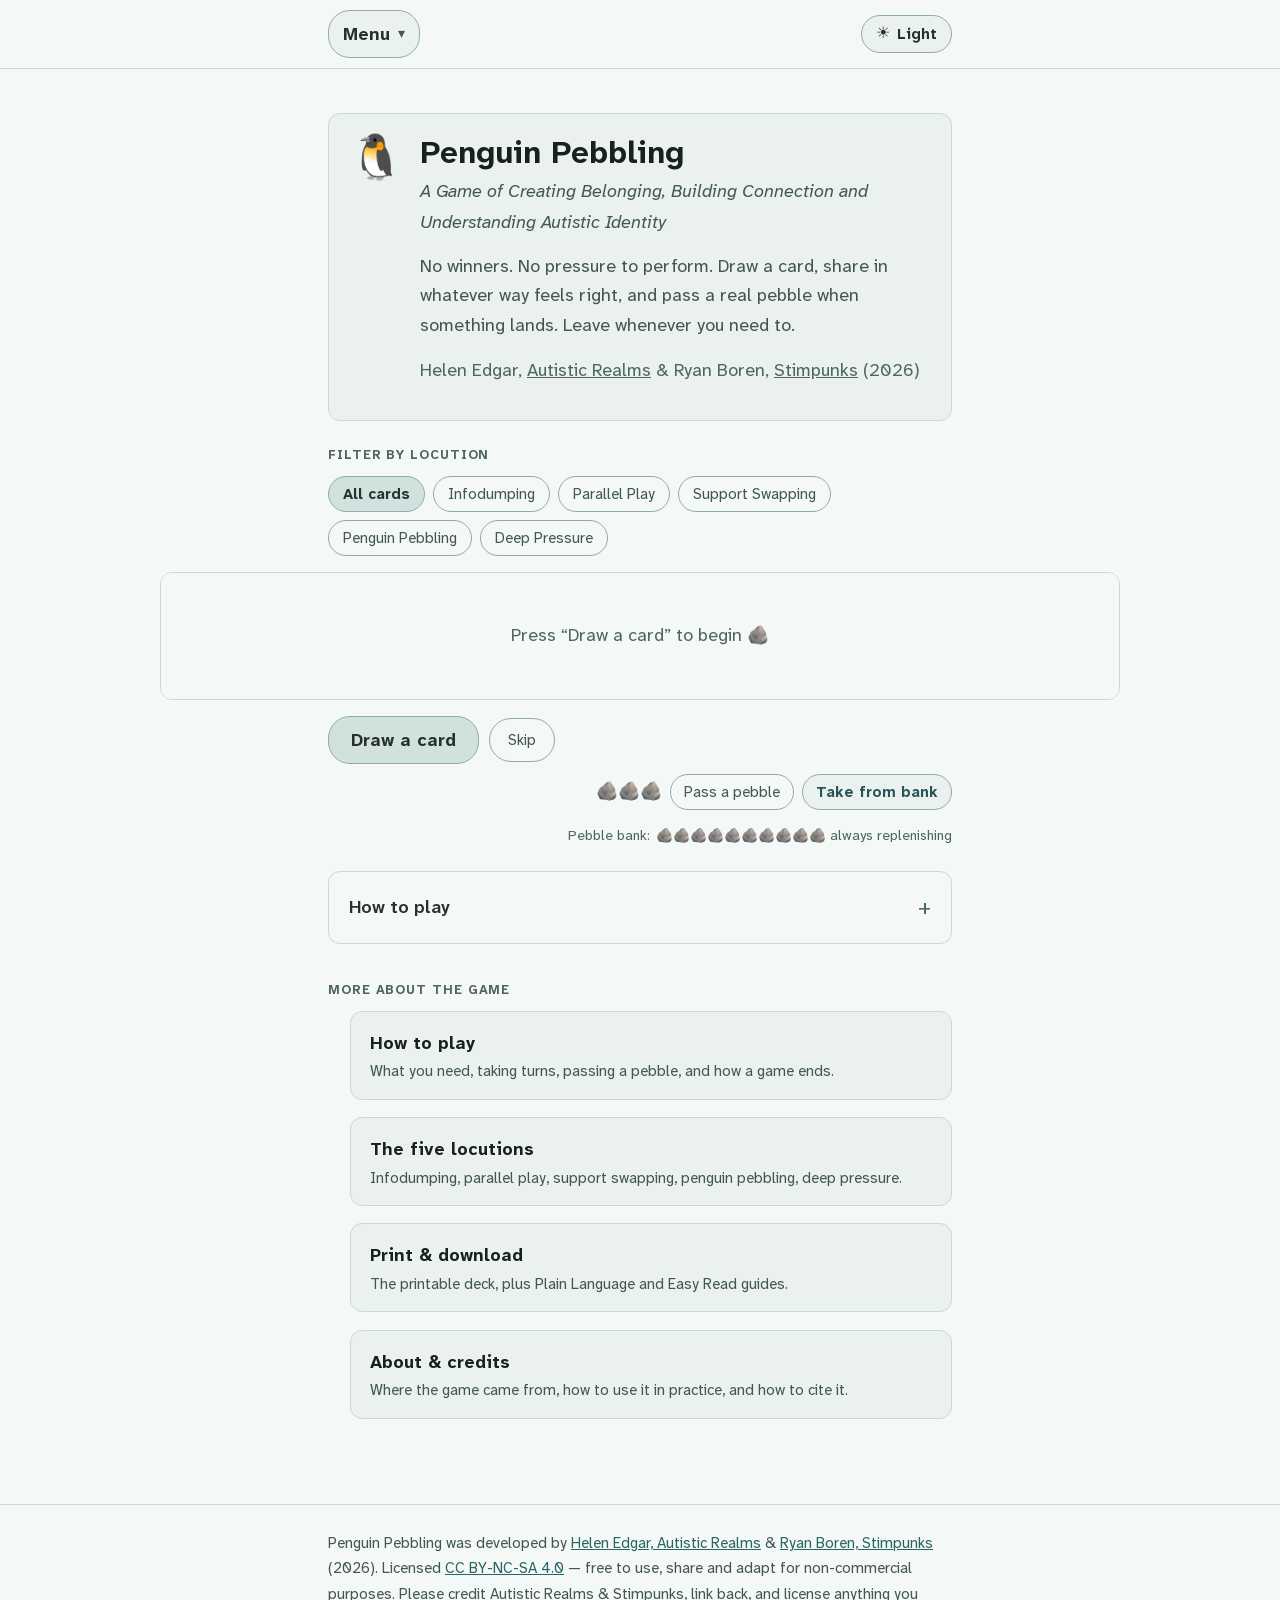
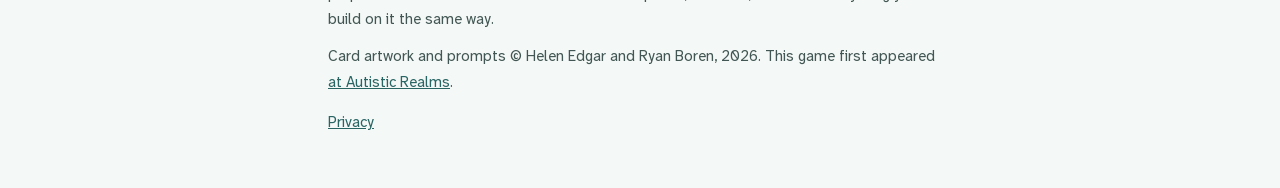
<file: index.html>
<!doctype html>
<html lang="en-GB">
<head>
<meta charset="utf-8">
<meta name="viewport" content="width=device-width, initial-scale=1">
<title>Penguin Pebbling — A Game of Creating Belonging, Building Connection and Understanding Autistic Identity</title>
<meta name="description" content="A neuro-affirming card game built around the Five Autistic Love Locutions. Draw a card, share in whatever way feels right, pass a pebble. No winners, no wrong way to play.">
<meta name="author" content="Helen Edgar, Autistic Realms &amp; Ryan Boren, Stimpunks">
<link rel="canonical" href="https://penguinpebbling.app/">
<link rel="alternate" type="application/rss+xml" title="Penguin Pebbling changelog" href="feed.xml">
<link rel="preload" href="fonts/atkinson-hyperlegible-next-roman-latin.woff2" as="font" type="font/woff2" crossorigin>
<script src="theme.js"></script>
<link rel="stylesheet" href="penguin-pebbling.css">
<link rel="icon" href="favicon.svg" type="image/svg+xml">
<link rel="apple-touch-icon" href="apple-touch-icon.png">
<link rel="manifest" href="site.webmanifest">
<meta name="theme-color" content="#eaf1ef" media="(prefers-color-scheme: light)">
<meta name="theme-color" content="#141a19" media="(prefers-color-scheme: dark)">

<meta property="og:type" content="website">
<meta property="og:site_name" content="Penguin Pebbling">
<meta property="og:title" content="Penguin Pebbling — A Game of Creating Belonging, Building Connection and Understanding Autistic Identity">
<meta property="og:description" content="A neuro-affirming card game built around the Five Autistic Love Locutions. Draw a card, share in whatever way feels right, pass a pebble. No winners, no wrong way to play.">
<meta property="og:url" content="https://penguinpebbling.app/">
<meta property="og:image" content="https://penguinpebbling.app/og-image.png">
<meta property="og:image:width" content="1200">
<meta property="og:image:height" content="630">
<meta property="og:image:alt" content="A card from the Penguin Pebbling game. On the cream half, a stack of three pebbles above the word Infodumping and the prompt “What brings you joy right now? Share as much or as little as you like.” On the mauve half, a penguin daydreaming a star, a moon and a planet.">
<meta name="twitter:card" content="summary_large_image">
<script type="application/ld+json">
{
  "@context": "https://schema.org",
  "@type": "Game",
  "name": "Penguin Pebbling: A Game of Creating Belonging, Building Connection and Understanding Autistic Identity",
  "url": "https://penguinpebbling.app/",
  "author": [
    { "@type": "Person", "name": "Helen Edgar", "affiliation": "Autistic Realms", "url": "https://autisticrealms.com" },
    { "@type": "Person", "name": "Ryan Boren", "affiliation": "Stimpunks Foundation", "url": "https://stimpunks.org" }
  ],
  "datePublished": "2026-05-23",
  "inLanguage": "en-GB",
  "license": "https://creativecommons.org/licenses/by-nc-sa/4.0/",
  "isAccessibleForFree": true
}
</script>
</head>
<body>

<a class="skip-link" href="#game">Skip to the game</a>

  <!-- shell:nav — one copy lives in index.html; tools/sync-shell.py stamps the rest -->
  <div class="topbar">
    <div class="wrap topbar-inner">
      <details class="sitenav">
        <summary>Menu</summary>
        <ul>
          <li><a href="index.html" aria-current="page">Play the game</a></li>
          <li><a href="how-to-play.html">How to play</a></li>
          <li><a href="locutions.html">The five locutions</a></li>
          <li><a href="print.html">Print &amp; download</a></li>
          <li><a href="about.html">About &amp; credits</a></li>
          <li><a href="changelog.html">Changelog</a></li>
        </ul>
      </details>
      <button id="theme-toggle" type="button" class="theme-toggle" hidden aria-pressed="false">
        <span class="theme-icon" aria-hidden="true">☀</span><span class="theme-text">Light</span>
      </button>
    </div>
  </div>
  <!-- /shell:nav -->

<div class="wrap">

  <main id="main" class="prose">

    <section id="game" aria-labelledby="game-title">

      <div class="game-header">
        <div class="penguin-glyph" aria-hidden="true">🐧</div>
        <div>
          <h1 class="game-title" id="game-title">Penguin Pebbling</h1>
          <p class="game-tagline">A Game of Creating Belonging, Building Connection and Understanding Autistic Identity</p>
          <p class="game-intro">No winners. No pressure to perform. Draw a card, share in whatever way
            feels right, and pass a real pebble when something lands. Leave whenever you need to.</p>
          <p class="game-byline">Helen Edgar, <a href="https://autisticrealms.com">Autistic Realms</a>
            &amp; Ryan Boren, <a href="https://stimpunks.org">Stimpunks</a> (2026)</p>
        </div>
      </div>

      <div class="section-label" id="filter-label">Filter by locution</div>
      <div class="filter-row" role="group" aria-labelledby="filter-label"></div>

      <div class="card-area" id="card-area" role="region" aria-live="polite" aria-label="Drawn card">
        <div class="card-empty">Press “Draw a card” to begin 🪨</div>
      </div>

      <div class="controls">
        <button type="button" class="btn-main" id="btn-draw">Draw a card</button>
        <button type="button" class="btn-skip" id="btn-skip">Skip</button>
        <div class="pebble-row">
          <span id="pebbles-display" role="status">🪨🪨🪨</span>
          <button type="button" class="btn-pass" id="btn-pass">Pass a pebble</button>
          <button type="button" class="btn-take" id="btn-take">Take from bank</button>
          <div class="pebble-bank">
            <span class="pebble-bank-label">Pebble bank:</span>
            <span id="bank-display">🪨🪨🪨🪨🪨🪨🪨🪨🪨🪨</span>
          </div>
        </div>
      </div>

      <div class="rules-block">
        <details>
          <summary>How to play</summary>
          <div class="rule"><strong>What you need:</strong> A handful of smooth real pebbles or other small
            objects — enough for everyone to start with 3. Put extra pebbles in the middle as the shared
            pebble bank. The cards. That’s it.</div>
          <div class="rule"><strong>To begin:</strong> Everyone takes 3 pebbles and holds them. Feel the
            weight. Notice the texture. They are yours — to keep, pass, or just hold throughout. Place
            remaining pebbles in the centre as your shared pebble bank.</div>
          <div class="rule"><strong>Taking turns:</strong> Draw a card and read it aloud — or ask someone
            else to read it for you. Then choose: speak, write, draw, use AAC, signing, gesture — whatever
            feels right. You can always pass. No explanation needed.</div>
          <div class="rule"><strong>Passing a pebble:</strong> When something someone shares lands with you
            — when you feel heard, or recognise something, or want to say I’m glad you’re here — pass one
            of your real pebbles to them. If you want to pass but don’t have one, take from the pebble
            bank. No words needed. The pebble holds the meaning.</div>
          <div class="rule"><strong>Pebbles keep moving:</strong> There is no limit to how many pebbles you
            can give or receive. The pebble bank means no one is ever without a way to show they care.</div>
          <div class="rule"><strong>Ending the game:</strong> No words needed — simply set your pebbles
            down, or agree a group signal before you begin. The game ends when everyone feels complete and
            finished for now.</div>
        </details>
      </div>

      <noscript>
        <p><strong>The interactive game needs JavaScript.</strong> Every prompt is also on the printable
          card deck, and the <a href="print.html">Plain Language and Easy Read guides</a> need nothing
          but a PDF reader.</p>
      </noscript>

    </section>

    <nav class="more" aria-labelledby="more-label">
      <div class="section-label" id="more-label">More about the game</div>
      <ul>
        <li><a href="how-to-play.html"><strong>How to play</strong><span>What you need, taking turns, passing a pebble, and how a game ends.</span></a></li>
        <li><a href="locutions.html"><strong>The five locutions</strong><span>Infodumping, parallel play, support swapping, penguin pebbling, deep pressure.</span></a></li>
        <li><a href="print.html"><strong>Print &amp; download</strong><span>The printable deck, plus Plain Language and Easy Read guides.</span></a></li>
        <li><a href="about.html"><strong>About &amp; credits</strong><span>Where the game came from, how to use it in practice, and how to cite it.</span></a></li>
      </ul>
    </nav>

  </main>

</div>

  <!-- shell:footer -->
  <footer class="sitefoot">
    <div class="wrap">
      <p>Penguin Pebbling was developed by <a href="https://autisticrealms.com">Helen Edgar, Autistic Realms</a>
        &amp; <a href="https://stimpunks.org">Ryan Boren, Stimpunks</a> (2026). Licensed
        <a href="https://creativecommons.org/licenses/by-nc-sa/4.0/">CC BY-NC-SA 4.0</a> — free to use, share and adapt for non-commercial
        purposes. Please credit Autistic Realms &amp; Stimpunks, link back, and license anything
        you build on it the same way.</p>
      <p>Card artwork and prompts © Helen Edgar and Ryan Boren, 2026. This game first appeared
        <a href="https://autisticrealms.com/penguin-pebbling-a-game-of-creating-belonging-building-connection-and-understanding-autistic-identity/">at Autistic Realms</a>.</p>
      <p class="footlinks"><a href="privacy.html">Privacy</a></p>
    </div>
  </footer>
  <!-- /shell:footer -->

<script src="penguin-pebbling.js"></script>
</body>
</html>
</file>
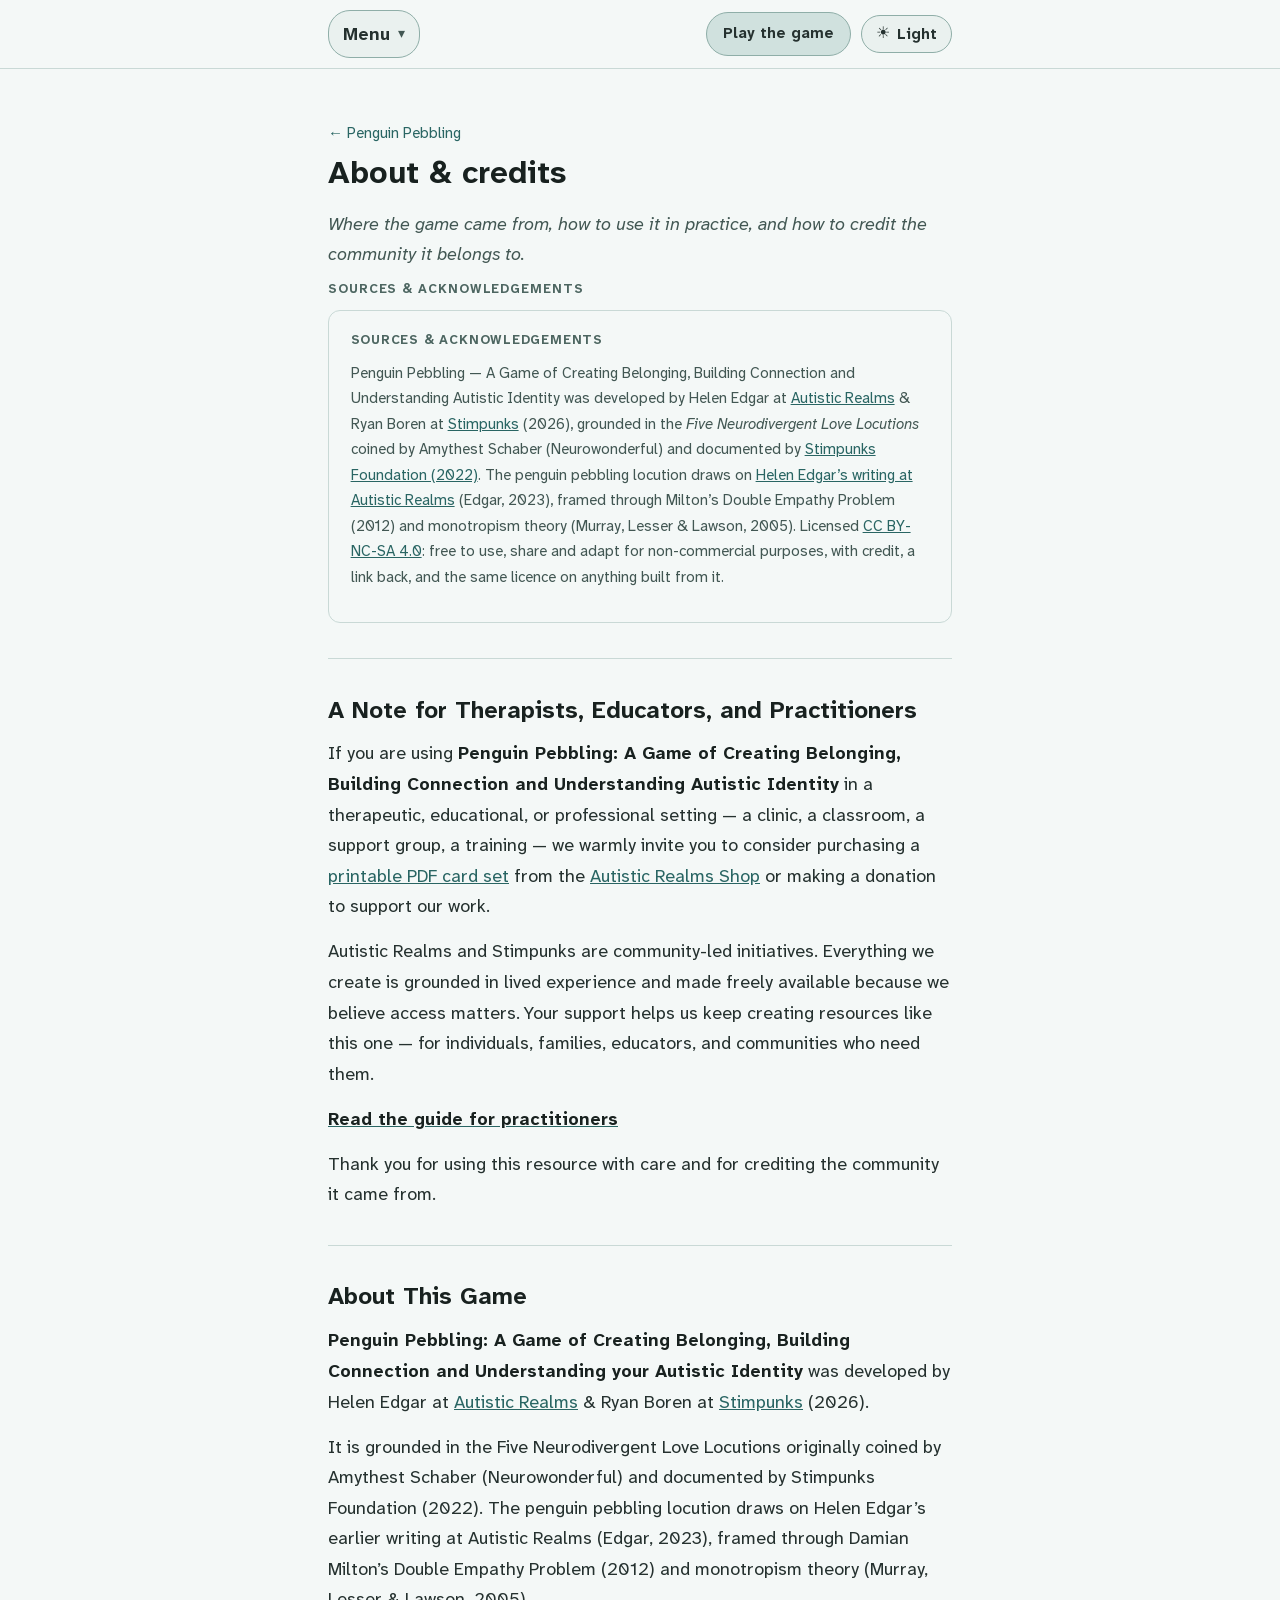
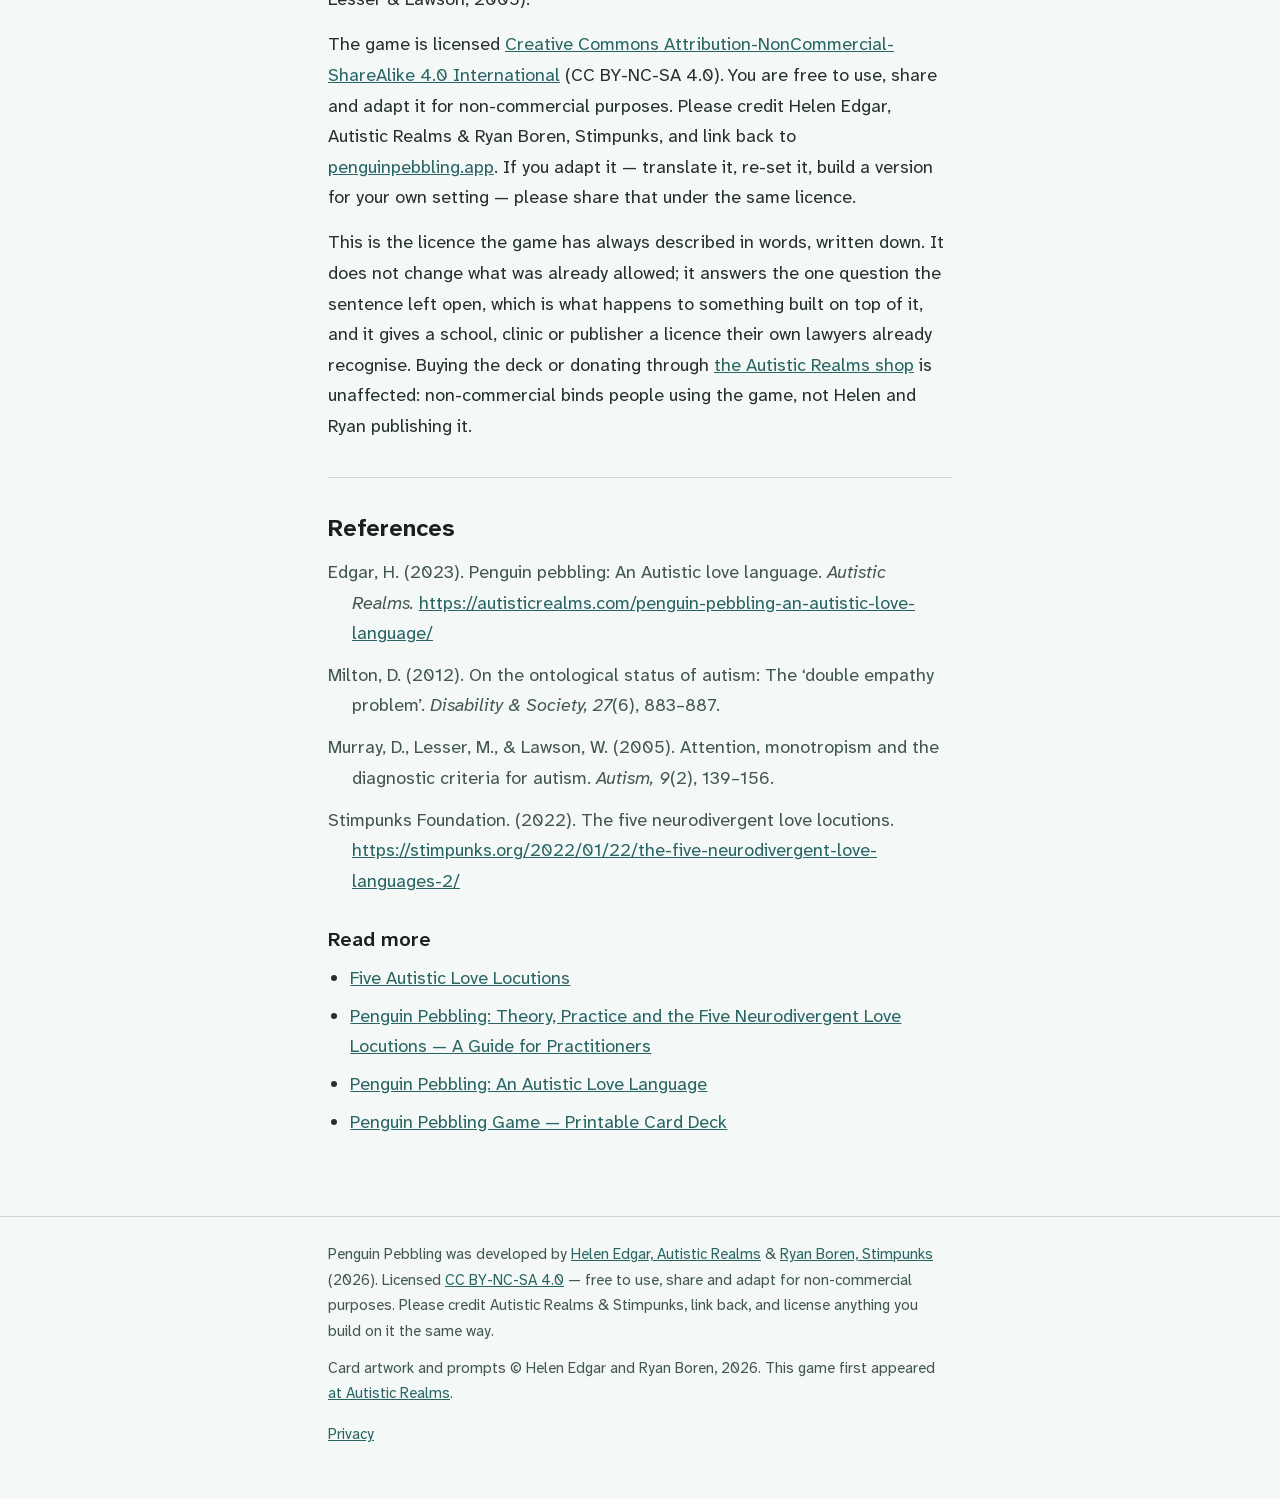
<file: about.html>
<!doctype html>
<html lang="en-GB">
<head>
<meta charset="utf-8">
<meta name="viewport" content="width=device-width, initial-scale=1">
<title>About &amp; credits — Penguin Pebbling</title>
<meta name="description" content="Where Penguin Pebbling came from, a note for therapists and educators, the licence, and how to cite it.">
<meta name="author" content="Helen Edgar, Autistic Realms &amp; Ryan Boren, Stimpunks">
<link rel="canonical" href="https://penguinpebbling.app/about">
<link rel="alternate" type="application/rss+xml" title="Penguin Pebbling changelog" href="feed.xml">
<script src="theme.js"></script>
<link rel="stylesheet" href="penguin-pebbling.css">
<link rel="icon" href="favicon.svg" type="image/svg+xml">
<link rel="apple-touch-icon" href="apple-touch-icon.png">
<link rel="manifest" href="site.webmanifest">
<meta name="theme-color" content="#eaf1ef" media="(prefers-color-scheme: light)">
<meta name="theme-color" content="#141a19" media="(prefers-color-scheme: dark)">

<meta property="og:type" content="website">
<meta property="og:site_name" content="Penguin Pebbling">
<meta property="og:title" content="About &amp; credits — Penguin Pebbling">
<meta property="og:description" content="Where Penguin Pebbling came from, a note for therapists and educators, the licence, and how to cite it.">
<meta property="og:url" content="https://penguinpebbling.app/about">
<meta property="og:image" content="https://penguinpebbling.app/og-image.png">
<meta property="og:image:width" content="1200">
<meta property="og:image:height" content="630">
<meta property="og:image:alt" content="A card from the Penguin Pebbling game. On the cream half, a stack of three pebbles above the word Infodumping and the prompt “What brings you joy right now? Share as much or as little as you like.” On the mauve half, a penguin daydreaming a star, a moon and a planet.">
<meta name="twitter:card" content="summary_large_image">
</head>
<body>

<a class="skip-link" href="#main">Skip to the credits</a>

  <!-- shell:nav — one copy lives in index.html; tools/sync-shell.py stamps the rest -->
  <div class="topbar">
    <div class="wrap topbar-inner">
      <details class="sitenav">
        <summary>Menu</summary>
        <ul>
          <li><a href="index.html">Play the game</a></li>
          <li><a href="how-to-play.html">How to play</a></li>
          <li><a href="locutions.html">The five locutions</a></li>
          <li><a href="print.html">Print &amp; download</a></li>
          <li><a href="about.html" aria-current="page">About &amp; credits</a></li>
          <li><a href="changelog.html">Changelog</a></li>
        </ul>
      </details>
      <a class="topbar-cta" href="index.html">Play the game</a>
      <button id="theme-toggle" type="button" class="theme-toggle" hidden aria-pressed="false">
        <span class="theme-icon" aria-hidden="true">☀</span><span class="theme-text">Light</span>
      </button>
    </div>
  </div>
  <!-- /shell:nav -->

<div class="wrap">

  <header class="masthead masthead-sub">
    <p class="backlink"><a href="index.html">Penguin Pebbling</a></p>
    <h1>About &amp; credits</h1>
    <p class="standfirst">Where the game came from, how to use it in practice, and how to credit the community it belongs to.</p>
  </header>

  <main id="main" class="prose">

    <div class="section-label">Sources &amp; acknowledgements</div>
      <div class="about-block">
        <div class="about-title">Sources &amp; acknowledgements</div>
        <p>Penguin Pebbling — A Game of Creating Belonging, Building Connection and Understanding Autistic
          Identity was developed by Helen Edgar at <a href="https://autisticrealms.com">Autistic Realms</a>
          &amp; Ryan Boren at <a href="https://stimpunks.org">Stimpunks</a> (2026), grounded in the
          <em>Five Neurodivergent Love Locutions</em> coined by Amythest Schaber (Neurowonderful) and
          documented by
          <a href="https://stimpunks.org/2022/01/22/the-five-neurodivergent-love-languages-2/">Stimpunks Foundation (2022)</a>.
          The penguin pebbling locution draws on
          <a href="https://autisticrealms.com/penguin-pebbling-an-autistic-love-language/">Helen Edgar’s writing at Autistic Realms</a>
          (Edgar, 2023), framed through Milton’s Double Empathy Problem (2012) and monotropism theory
          (Murray, Lesser &amp; Lawson, 2005). Licensed
          <a href="https://creativecommons.org/licenses/by-nc-sa/4.0/">CC BY-NC-SA 4.0</a>: free to use, share and adapt for non-commercial
          purposes, with credit, a link back, and the same licence on anything built from it.</p>
      </div>

    <hr class="rule">

    <h2>A Note for Therapists, Educators, and Practitioners</h2>

    <p>If you are using <strong>Penguin Pebbling: A Game of Creating Belonging, Building Connection and
      Understanding Autistic Identity</strong> in a therapeutic, educational, or professional setting — a
      clinic, a classroom, a support group, a training — we warmly invite you to consider purchasing a
      <a href="https://autisticrealms.com/product/penguin-pebbling-game-printable-card-deck/">printable PDF card set</a>
      from the
      <a href="https://autisticrealms.com/product/penguin-pebbling-game-printable-card-deck/">Autistic Realms Shop</a>
      or making a donation to support our work.</p>

    <p>Autistic Realms and Stimpunks are community-led initiatives. Everything we create is grounded in
      lived experience and made freely available because we believe access matters. Your support helps us
      keep creating resources like this one — for individuals, families, educators, and communities who
      need them.</p>

    <p><a href="https://autisticrealms.com/penguin-pebbling-theory-practice-and-the-five-neurodivergent-love-locutions-a-guide-for-practitioners/"><strong>Read the guide for practitioners</strong></a></p>

    <p>Thank you for using this resource with care and for crediting the community it came from.</p>

    <hr class="rule">

    <h2 id="licence">About This Game</h2>

    <p><strong>Penguin Pebbling: A Game of Creating Belonging, Building Connection and Understanding your
      Autistic Identity</strong> was developed by Helen Edgar at
      <a href="https://autisticrealms.com">Autistic Realms</a> &amp; Ryan Boren at
      <a href="https://stimpunks.org">Stimpunks</a> (2026).</p>

    <p>It is grounded in the Five Neurodivergent Love Locutions originally coined by Amythest Schaber
      (Neurowonderful) and documented by Stimpunks Foundation (2022). The penguin pebbling locution draws
      on Helen Edgar’s earlier writing at Autistic Realms (Edgar, 2023), framed through Damian Milton’s
      Double Empathy Problem (2012) and monotropism theory (Murray, Lesser &amp; Lawson, 2005).</p>

    <p>The game is licensed
      <a href="https://creativecommons.org/licenses/by-nc-sa/4.0/">Creative Commons Attribution-NonCommercial-ShareAlike 4.0
      International</a> (CC BY-NC-SA 4.0). You are free to use, share and adapt it for
      non-commercial purposes. Please credit Helen Edgar, Autistic Realms &amp; Ryan Boren, Stimpunks,
      and link back to <a href="https://penguinpebbling.app/">penguinpebbling.app</a>. If you adapt it
      — translate it, re-set it, build a version for your own setting — please share that under the
      same licence.</p>

    <p>This is the licence the game has always described in words, written down. It does not change what
      was already allowed; it answers the one question the sentence left open, which is what happens to
      something built on top of it, and it gives a school, clinic or publisher a licence their own
      lawyers already recognise. Buying the deck or donating through
      <a href="https://autisticrealms.com/product/penguin-pebbling-game-printable-card-deck/">the Autistic Realms shop</a>
      is unaffected: non-commercial binds people using the game, not Helen and Ryan publishing it.</p>

    <hr class="rule">

    <h2>References</h2>

    <div class="refs">
      <p>Edgar, H. (2023). Penguin pebbling: An Autistic love language. <em>Autistic Realms.</em>
        <a href="https://autisticrealms.com/penguin-pebbling-an-autistic-love-language/">https://autisticrealms.com/penguin-pebbling-an-autistic-love-language/</a></p>
      <p>Milton, D. (2012). On the ontological status of autism: The ‘double empathy problem’.
        <em>Disability &amp; Society, 27</em>(6), 883–887.</p>
      <p>Murray, D., Lesser, M., &amp; Lawson, W. (2005). Attention, monotropism and the diagnostic
        criteria for autism. <em>Autism, 9</em>(2), 139–156.</p>
      <p>Stimpunks Foundation. (2022). The five neurodivergent love locutions.
        <a href="https://stimpunks.org/2022/01/22/the-five-neurodivergent-love-languages-2/">https://stimpunks.org/2022/01/22/the-five-neurodivergent-love-languages-2/</a></p>
    </div>

    <h3>Read more</h3>
    <ul>
      <li><a href="https://autisticrealms.com/five-autistic-love-locutions/">Five Autistic Love Locutions</a></li>
      <li><a href="https://autisticrealms.com/penguin-pebbling-theory-practice-and-the-five-neurodivergent-love-locutions-a-guide-for-practitioners/">Penguin Pebbling: Theory, Practice and the Five Neurodivergent Love Locutions — A Guide for Practitioners</a></li>
      <li><a href="https://autisticrealms.com/penguin-pebbling-an-autistic-love-language/">Penguin Pebbling: An Autistic Love Language</a></li>
      <li><a href="https://autisticrealms.com/product/penguin-pebbling-game-printable-card-deck/">Penguin Pebbling Game — Printable Card Deck</a></li>
    </ul>

  </main>

</div>

  <!-- shell:footer -->
  <footer class="sitefoot">
    <div class="wrap">
      <p>Penguin Pebbling was developed by <a href="https://autisticrealms.com">Helen Edgar, Autistic Realms</a>
        &amp; <a href="https://stimpunks.org">Ryan Boren, Stimpunks</a> (2026). Licensed
        <a href="https://creativecommons.org/licenses/by-nc-sa/4.0/">CC BY-NC-SA 4.0</a> — free to use, share and adapt for non-commercial
        purposes. Please credit Autistic Realms &amp; Stimpunks, link back, and license anything
        you build on it the same way.</p>
      <p>Card artwork and prompts © Helen Edgar and Ryan Boren, 2026. This game first appeared
        <a href="https://autisticrealms.com/penguin-pebbling-a-game-of-creating-belonging-building-connection-and-understanding-autistic-identity/">at Autistic Realms</a>.</p>
      <p class="footlinks"><a href="privacy.html">Privacy</a></p>
    </div>
  </footer>
  <!-- /shell:footer -->

</body>
</html>
</file>
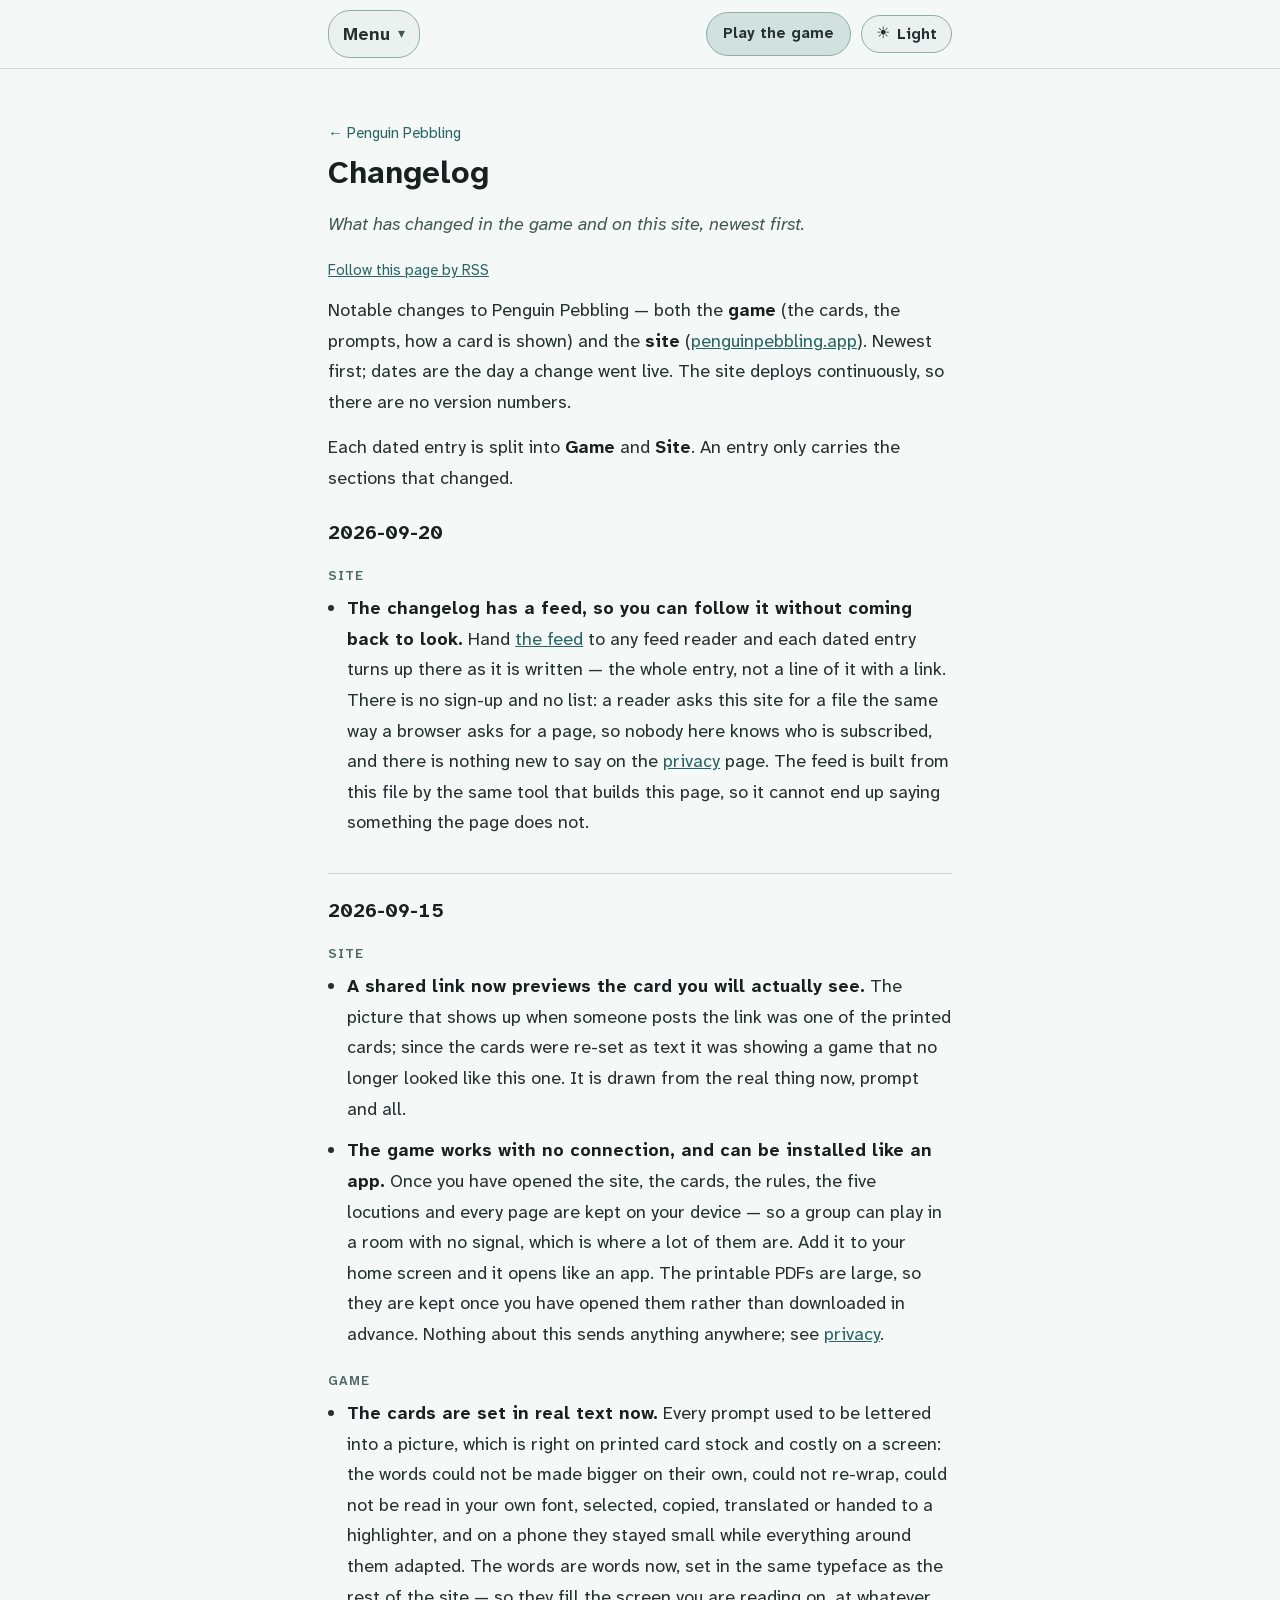
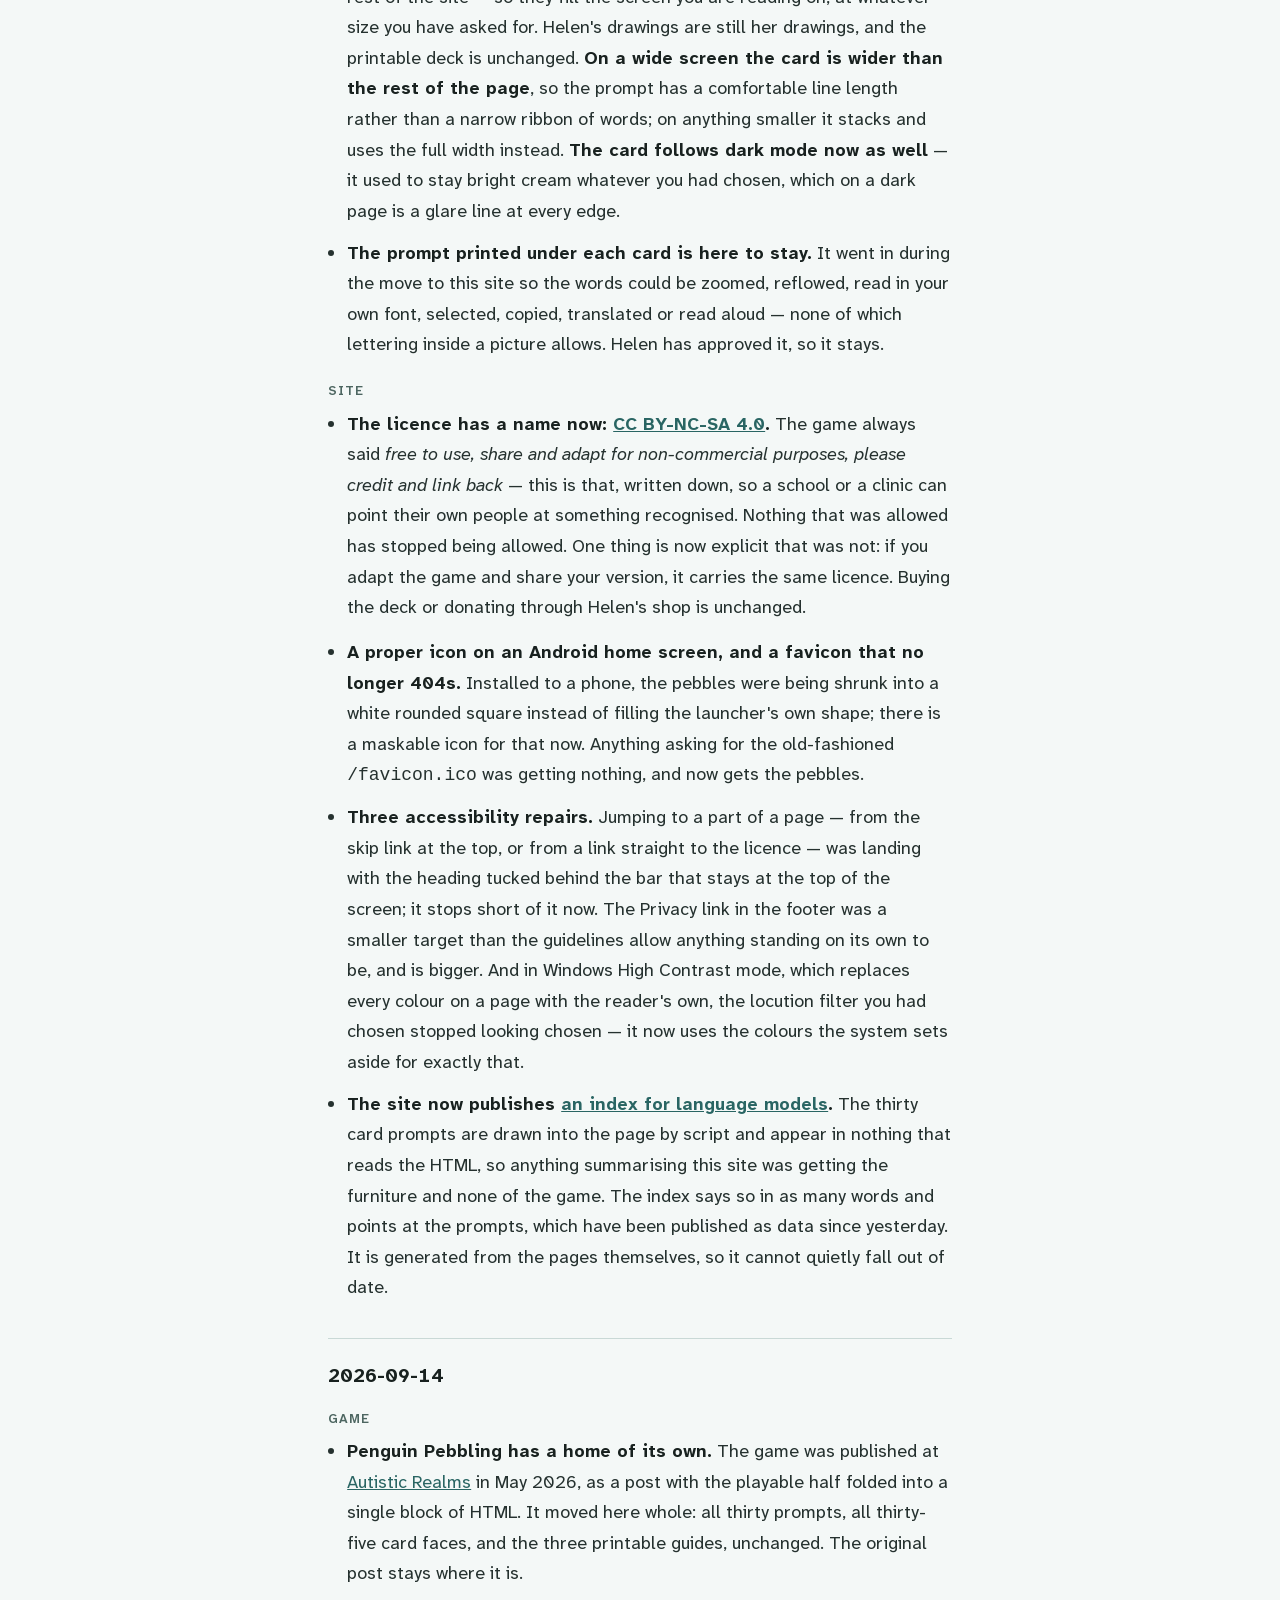
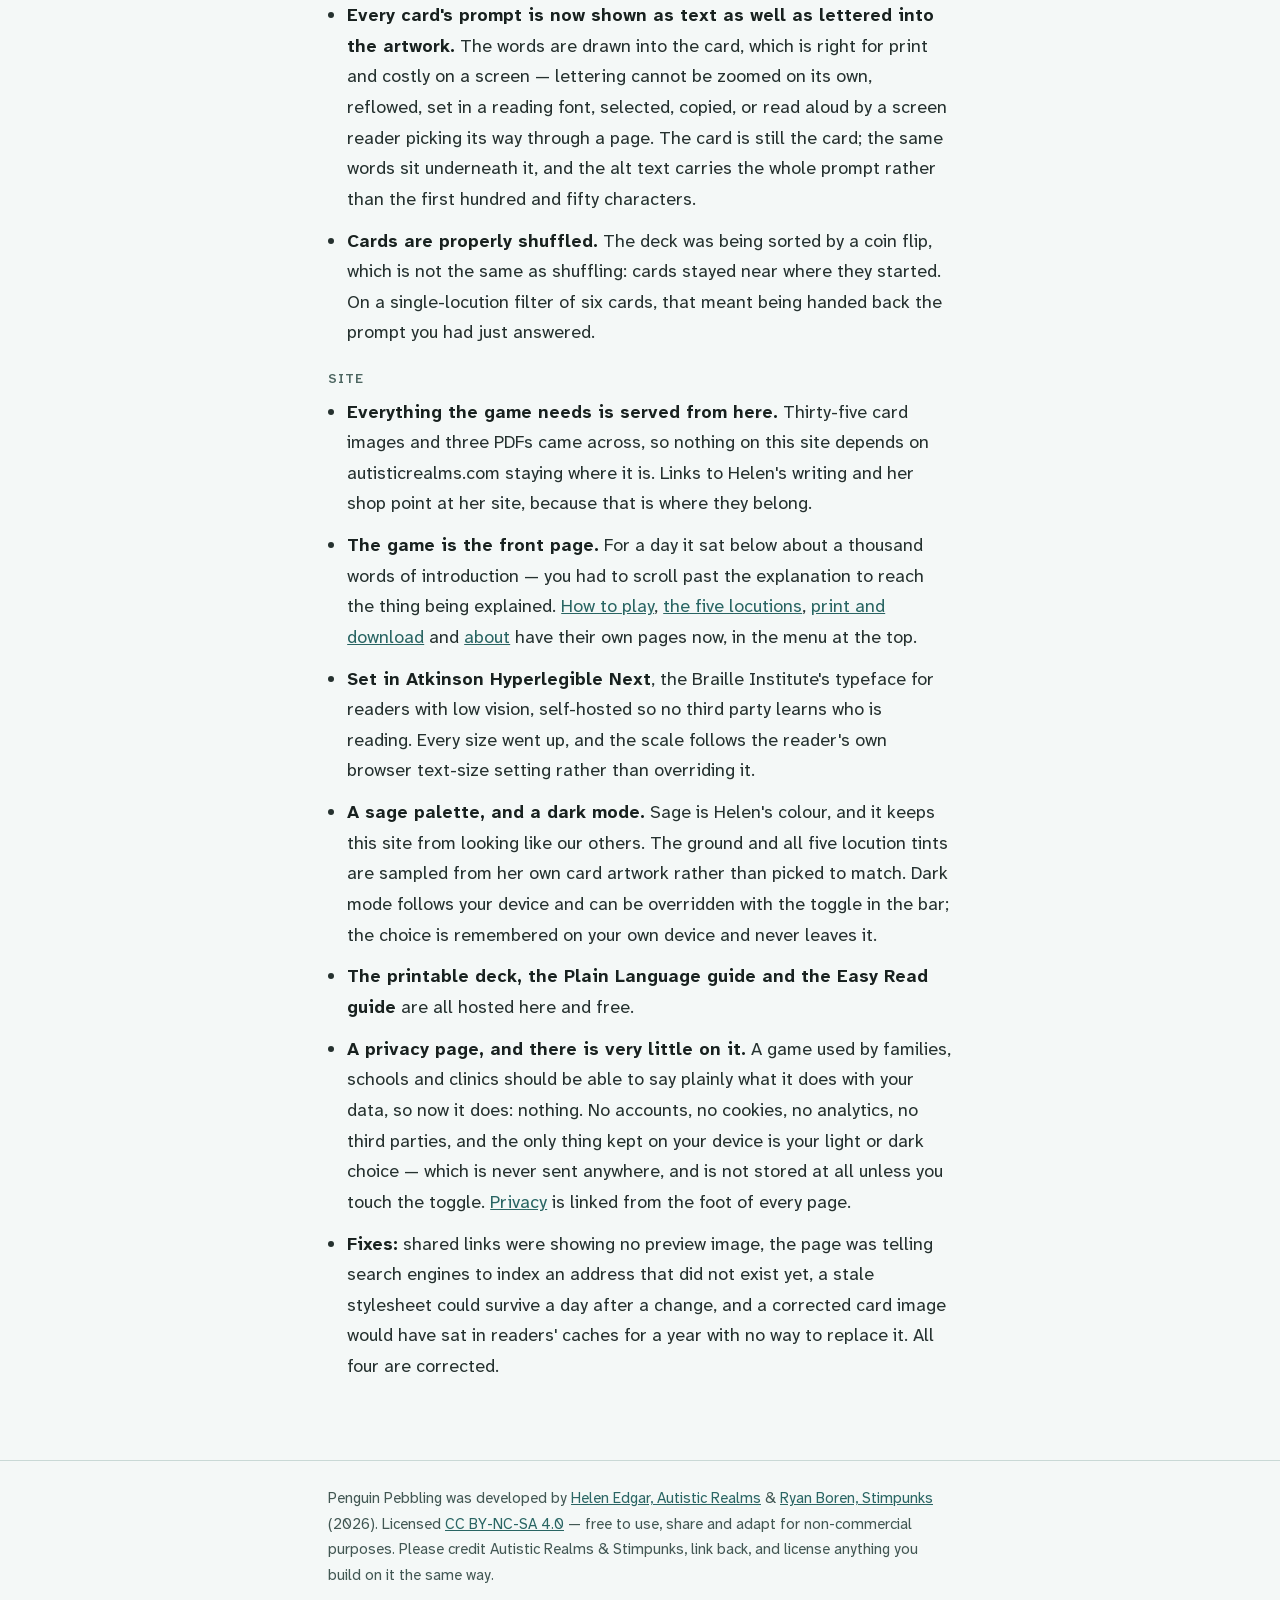
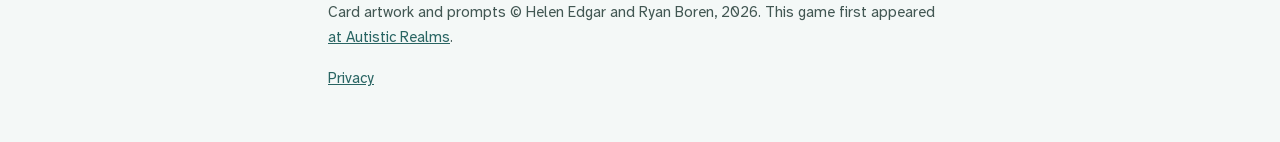
<file: changelog.html>
<!doctype html>
<html lang="en-GB">
<head>
<meta charset="utf-8">
<meta name="viewport" content="width=device-width, initial-scale=1">
<title>Changelog — Penguin Pebbling</title>
<meta name="description" content="What has changed in the Penguin Pebbling game and on this site, newest first.">
<meta name="author" content="Helen Edgar, Autistic Realms &amp; Ryan Boren, Stimpunks">
<link rel="canonical" href="https://penguinpebbling.app/changelog">
<link rel="alternate" type="application/rss+xml" title="Penguin Pebbling changelog" href="feed.xml">
<script src="theme.js"></script>
<link rel="stylesheet" href="penguin-pebbling.css">
<link rel="icon" href="favicon.svg" type="image/svg+xml">
<link rel="apple-touch-icon" href="apple-touch-icon.png">
<link rel="manifest" href="site.webmanifest">
<meta name="theme-color" content="#eaf1ef" media="(prefers-color-scheme: light)">
<meta name="theme-color" content="#141a19" media="(prefers-color-scheme: dark)">

<meta property="og:type" content="website">
<meta property="og:site_name" content="Penguin Pebbling">
<meta property="og:title" content="Changelog — Penguin Pebbling">
<meta property="og:description" content="What has changed in the Penguin Pebbling game and on this site, newest first.">
<meta property="og:url" content="https://penguinpebbling.app/changelog">
<meta property="og:image" content="https://penguinpebbling.app/og-image.png">
<meta property="og:image:width" content="1200">
<meta property="og:image:height" content="630">
<meta property="og:image:alt" content="A card from the Penguin Pebbling game. On the cream half, a stack of three pebbles above the word Infodumping and the prompt “What brings you joy right now? Share as much or as little as you like.” On the mauve half, a penguin daydreaming a star, a moon and a planet.">
<meta name="twitter:card" content="summary_large_image">
</head>
<body>

<a class="skip-link" href="#main">Skip to the changelog</a>

  <!-- shell:nav — one copy lives in index.html; tools/sync-shell.py stamps the rest -->
  <div class="topbar">
    <div class="wrap topbar-inner">
      <details class="sitenav">
        <summary>Menu</summary>
        <ul>
          <li><a href="index.html">Play the game</a></li>
          <li><a href="how-to-play.html">How to play</a></li>
          <li><a href="locutions.html">The five locutions</a></li>
          <li><a href="print.html">Print &amp; download</a></li>
          <li><a href="about.html">About &amp; credits</a></li>
          <li><a href="changelog.html" aria-current="page">Changelog</a></li>
        </ul>
      </details>
      <a class="topbar-cta" href="index.html">Play the game</a>
      <button id="theme-toggle" type="button" class="theme-toggle" hidden aria-pressed="false">
        <span class="theme-icon" aria-hidden="true">☀</span><span class="theme-text">Light</span>
      </button>
    </div>
  </div>
  <!-- /shell:nav -->

<div class="wrap">

  <header class="masthead masthead-sub">
    <p class="backlink"><a href="index.html">Penguin Pebbling</a></p>
    <h1>Changelog</h1>
    <p class="standfirst">What has changed in the game and on this site, newest first.</p>
    <p class="feedlink"><a href="feed.xml">Follow this page by RSS</a></p>
  </header>

  <main id="main" class="prose changelog">

  <!-- changelog:begin — generated from CHANGELOG.md by tools/build-changelog.py -->
    <p>Notable changes to Penguin Pebbling — both the <strong>game</strong> (the cards, the prompts, how a card is shown) and the <strong>site</strong> (<a href="https://penguinpebbling.app/">penguinpebbling.app</a>). Newest first; dates are the day a change went live. The site deploys continuously, so there are no version numbers.</p>
    <p>Each dated entry is split into <strong>Game</strong> and <strong>Site</strong>. An entry only carries the sections that changed.</p>
    <h2 id="2026-09-20"><time datetime="2026-09-20">2026-09-20</time></h2>
    <h3>Site</h3>
    <ul>
      <li><strong>The changelog has a feed, so you can follow it without coming back to look.</strong> Hand <a href="https://penguinpebbling.app/feed.xml">the feed</a> to any feed reader and each dated entry turns up there as it is written — the whole entry, not a line of it with a link. There is no sign-up and no list: a reader asks this site for a file the same way a browser asks for a page, so nobody here knows who is subscribed, and there is nothing new to say on the <a href="https://penguinpebbling.app/privacy">privacy</a> page. The feed is built from this file by the same tool that builds this page, so it cannot end up saying something the page does not.</li>
    </ul>
    <h2 id="2026-09-15"><time datetime="2026-09-15">2026-09-15</time></h2>
    <h3>Site</h3>
    <ul>
      <li><strong>A shared link now previews the card you will actually see.</strong> The picture that shows up when someone posts the link was one of the printed cards; since the cards were re-set as text it was showing a game that no longer looked like this one. It is drawn from the real thing now, prompt and all.</li>
      <li><strong>The game works with no connection, and can be installed like an app.</strong> Once you have opened the site, the cards, the rules, the five locutions and every page are kept on your device — so a group can play in a room with no signal, which is where a lot of them are. Add it to your home screen and it opens like an app. The printable PDFs are large, so they are kept once you have opened them rather than downloaded in advance. Nothing about this sends anything anywhere; see <a href="https://penguinpebbling.app/privacy">privacy</a>.</li>
    </ul>
    <h3>Game</h3>
    <ul>
      <li><strong>The cards are set in real text now.</strong> Every prompt used to be lettered into a picture, which is right on printed card stock and costly on a screen: the words could not be made bigger on their own, could not re-wrap, could not be read in your own font, selected, copied, translated or handed to a highlighter, and on a phone they stayed small while everything around them adapted. The words are words now, set in the same typeface as the rest of the site — so they fill the screen you are reading on, at whatever size you have asked for. Helen&#x27;s drawings are still her drawings, and the printable deck is unchanged. <strong>On a wide screen the card is wider than the rest of the page</strong>, so the prompt has a comfortable line length rather than a narrow ribbon of words; on anything smaller it stacks and uses the full width instead. <strong>The card follows dark mode now as well</strong> — it used to stay bright cream whatever you had chosen, which on a dark page is a glare line at every edge.</li>
      <li><strong>The prompt printed under each card is here to stay.</strong> It went in during the move to this site so the words could be zoomed, reflowed, read in your own font, selected, copied, translated or read aloud — none of which lettering inside a picture allows. Helen has approved it, so it stays.</li>
    </ul>
    <h3>Site</h3>
    <ul>
      <li><strong>The licence has a name now: <a href="https://creativecommons.org/licenses/by-nc-sa/4.0/">CC BY-NC-SA 4.0</a>.</strong> The game always said <em>free to use, share and adapt for non-commercial purposes, please credit and link back</em> — this is that, written down, so a school or a clinic can point their own people at something recognised. Nothing that was allowed has stopped being allowed. One thing is now explicit that was not: if you adapt the game and share your version, it carries the same licence. Buying the deck or donating through Helen&#x27;s shop is unchanged.</li>
    </ul>
    <ul>
      <li><strong>A proper icon on an Android home screen, and a favicon that no longer 404s.</strong> Installed to a phone, the pebbles were being shrunk into a white rounded square instead of filling the launcher&#x27;s own shape; there is a maskable icon for that now. Anything asking for the old-fashioned <code>/favicon.ico</code> was getting nothing, and now gets the pebbles.</li>
      <li><strong>Three accessibility repairs.</strong> Jumping to a part of a page — from the skip link at the top, or from a link straight to the licence — was landing with the heading tucked behind the bar that stays at the top of the screen; it stops short of it now. The Privacy link in the footer was a smaller target than the guidelines allow anything standing on its own to be, and is bigger. And in Windows High Contrast mode, which replaces every colour on a page with the reader&#x27;s own, the locution filter you had chosen stopped looking chosen — it now uses the colours the system sets aside for exactly that.</li>
      <li><strong>The site now publishes <a href="https://penguinpebbling.app/llms.txt">an index for language models</a>.</strong> The thirty card prompts are drawn into the page by script and appear in nothing that reads the HTML, so anything summarising this site was getting the furniture and none of the game. The index says so in as many words and points at the prompts, which have been published as data since yesterday. It is generated from the pages themselves, so it cannot quietly fall out of date.</li>
    </ul>
    <h2 id="2026-09-14"><time datetime="2026-09-14">2026-09-14</time></h2>
    <h3>Game</h3>
    <ul>
      <li><strong>Penguin Pebbling has a home of its own.</strong> The game was published at <a href="https://autisticrealms.com/penguin-pebbling-a-game-of-creating-belonging-building-connection-and-understanding-autistic-identity/">Autistic Realms</a> in May 2026, as a post with the playable half folded into a single block of HTML. It moved here whole: all thirty prompts, all thirty-five card faces, and the three printable guides, unchanged. The original post stays where it is.</li>
      <li><strong>Every card&#x27;s prompt is now shown as text as well as lettered into the artwork.</strong> The words are drawn into the card, which is right for print and costly on a screen — lettering cannot be zoomed on its own, reflowed, set in a reading font, selected, copied, or read aloud by a screen reader picking its way through a page. The card is still the card; the same words sit underneath it, and the alt text carries the whole prompt rather than the first hundred and fifty characters.</li>
      <li><strong>Cards are properly shuffled.</strong> The deck was being sorted by a coin flip, which is not the same as shuffling: cards stayed near where they started. On a single-locution filter of six cards, that meant being handed back the prompt you had just answered.</li>
    </ul>
    <h3>Site</h3>
    <ul>
      <li><strong>Everything the game needs is served from here.</strong> Thirty-five card images and three PDFs came across, so nothing on this site depends on autisticrealms.com staying where it is. Links to Helen&#x27;s writing and her shop point at her site, because that is where they belong.</li>
      <li><strong>The game is the front page.</strong> For a day it sat below about a thousand words of introduction — you had to scroll past the explanation to reach the thing being explained. <a href="https://penguinpebbling.app/how-to-play">How to play</a>, <a href="https://penguinpebbling.app/locutions">the five locutions</a>, <a href="https://penguinpebbling.app/print">print and download</a> and <a href="https://penguinpebbling.app/about">about</a> have their own pages now, in the menu at the top.</li>
      <li><strong>Set in Atkinson Hyperlegible Next</strong>, the Braille Institute&#x27;s typeface for readers with low vision, self-hosted so no third party learns who is reading. Every size went up, and the scale follows the reader&#x27;s own browser text-size setting rather than overriding it.</li>
      <li><strong>A sage palette, and a dark mode.</strong> Sage is Helen&#x27;s colour, and it keeps this site from looking like our others. The ground and all five locution tints are sampled from her own card artwork rather than picked to match. Dark mode follows your device and can be overridden with the toggle in the bar; the choice is remembered on your own device and never leaves it.</li>
      <li><strong>The printable deck, the Plain Language guide and the Easy Read guide</strong> are all hosted here and free.</li>
      <li><strong>A privacy page, and there is very little on it.</strong> A game used by families, schools and clinics should be able to say plainly what it does with your data, so now it does: nothing. No accounts, no cookies, no analytics, no third parties, and the only thing kept on your device is your light or dark choice — which is never sent anywhere, and is not stored at all unless you touch the toggle. <a href="https://penguinpebbling.app/privacy">Privacy</a> is linked from the foot of every page.</li>
      <li><strong>Fixes:</strong> shared links were showing no preview image, the page was telling search engines to index an address that did not exist yet, a stale stylesheet could survive a day after a change, and a corrected card image would have sat in readers&#x27; caches for a year with no way to replace it. All four are corrected.</li>
    </ul>
  <!-- changelog:end -->

  </main>

</div>

  <!-- shell:footer -->
  <footer class="sitefoot">
    <div class="wrap">
      <p>Penguin Pebbling was developed by <a href="https://autisticrealms.com">Helen Edgar, Autistic Realms</a>
        &amp; <a href="https://stimpunks.org">Ryan Boren, Stimpunks</a> (2026). Licensed
        <a href="https://creativecommons.org/licenses/by-nc-sa/4.0/">CC BY-NC-SA 4.0</a> — free to use, share and adapt for non-commercial
        purposes. Please credit Autistic Realms &amp; Stimpunks, link back, and license anything
        you build on it the same way.</p>
      <p>Card artwork and prompts © Helen Edgar and Ryan Boren, 2026. This game first appeared
        <a href="https://autisticrealms.com/penguin-pebbling-a-game-of-creating-belonging-building-connection-and-understanding-autistic-identity/">at Autistic Realms</a>.</p>
      <p class="footlinks"><a href="privacy.html">Privacy</a></p>
    </div>
  </footer>
  <!-- /shell:footer -->

</body>
</html>
</file>
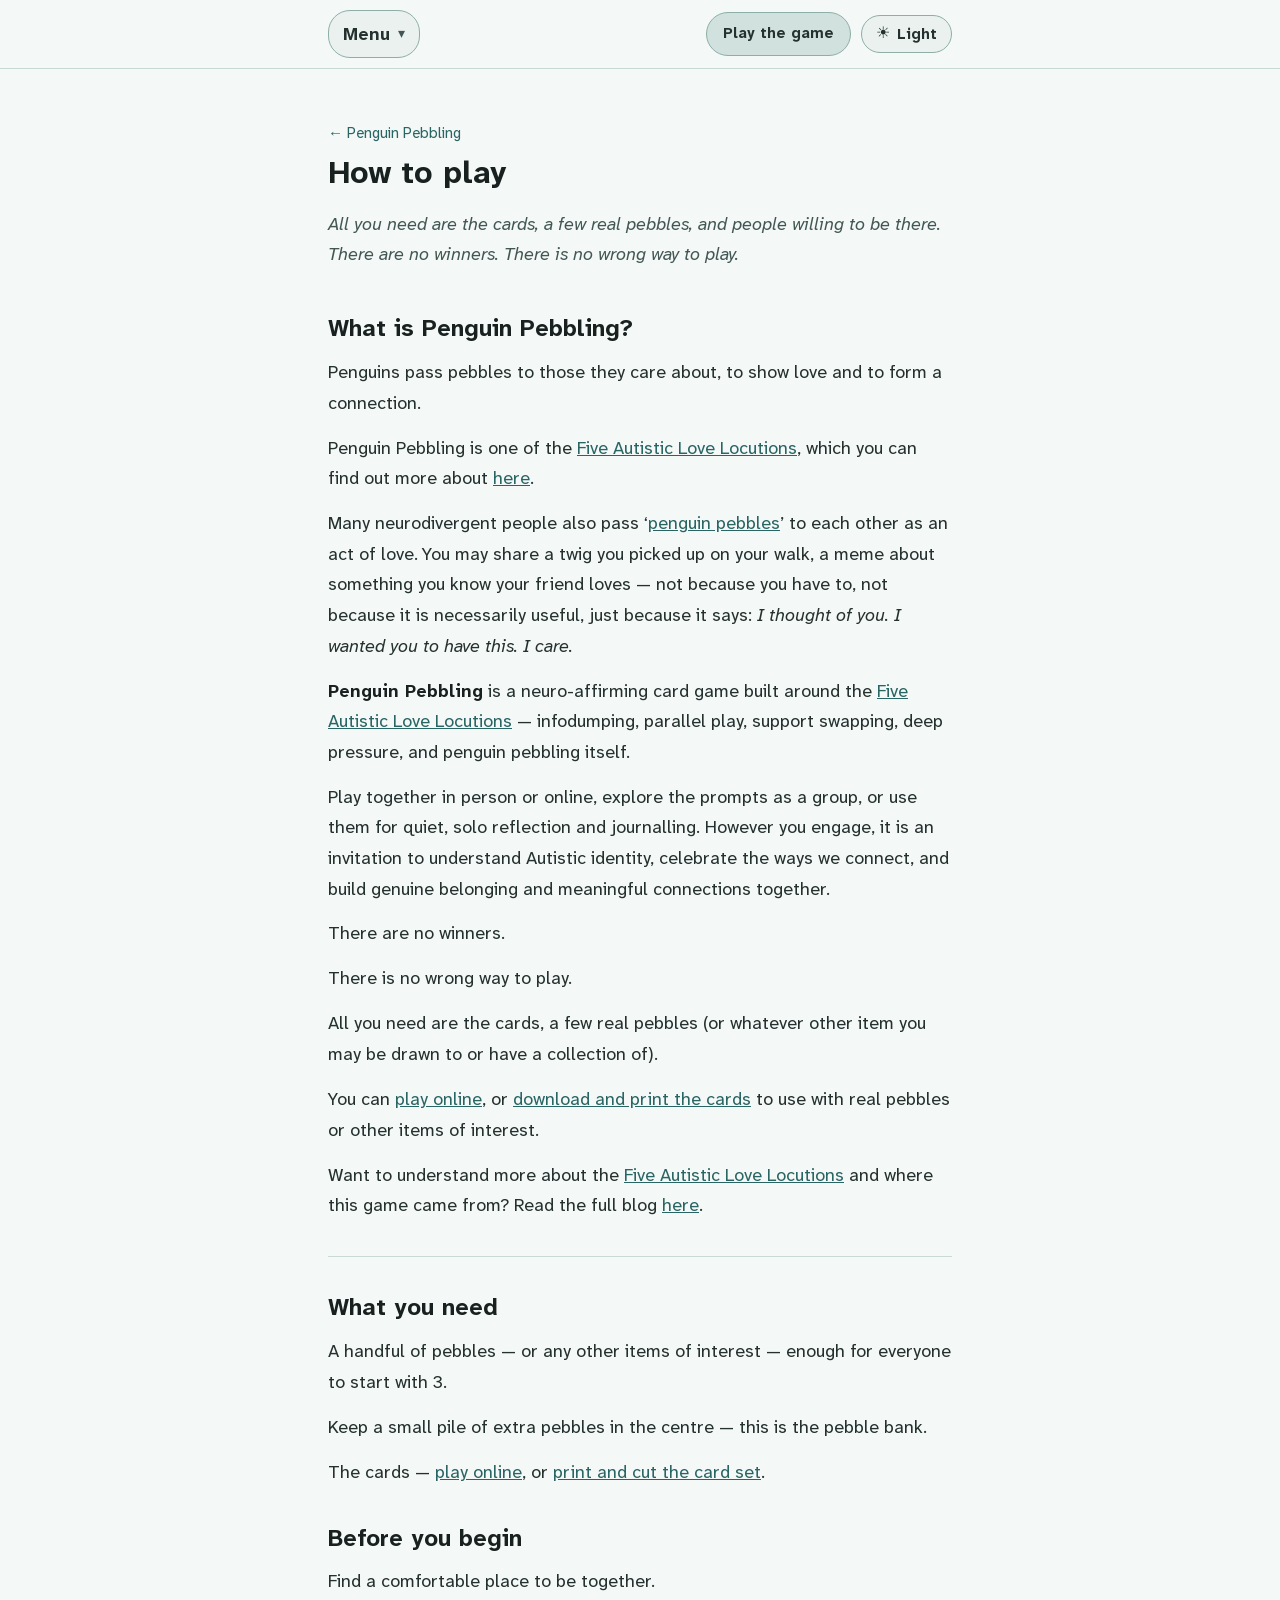
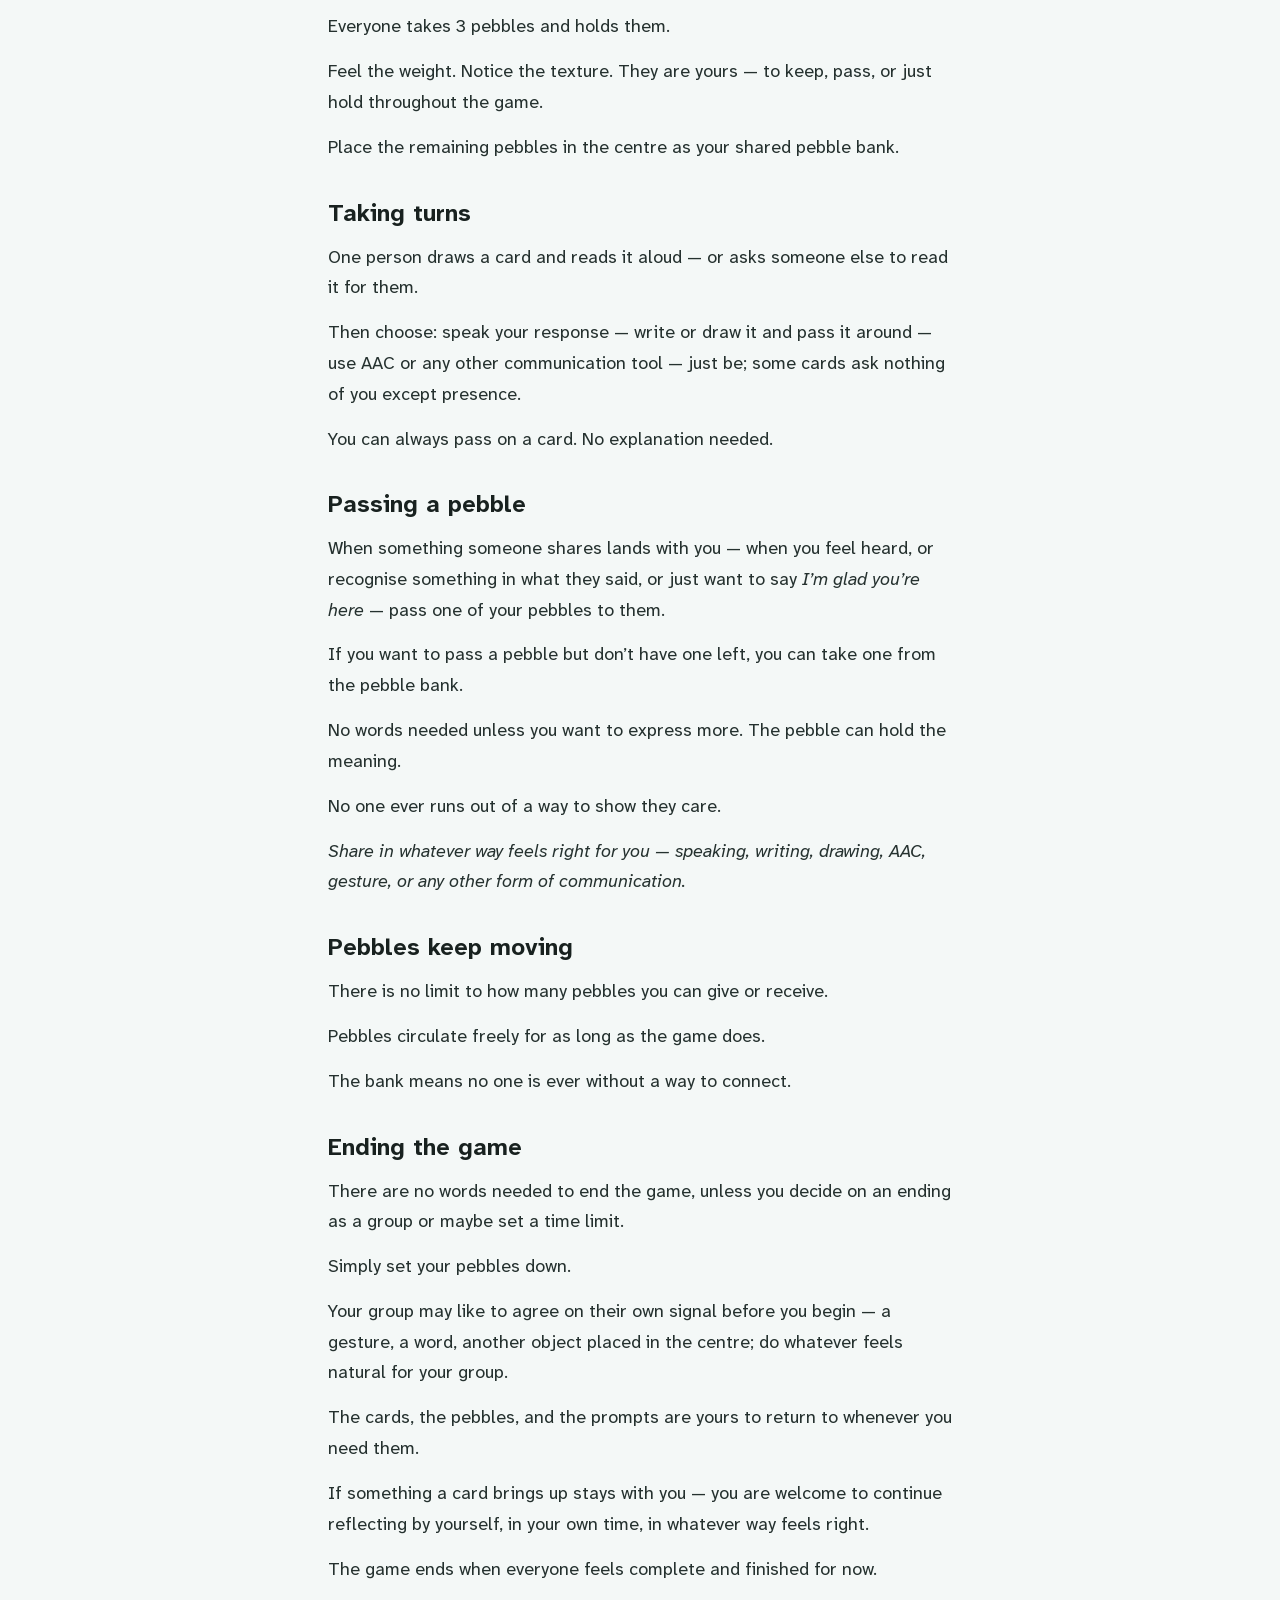
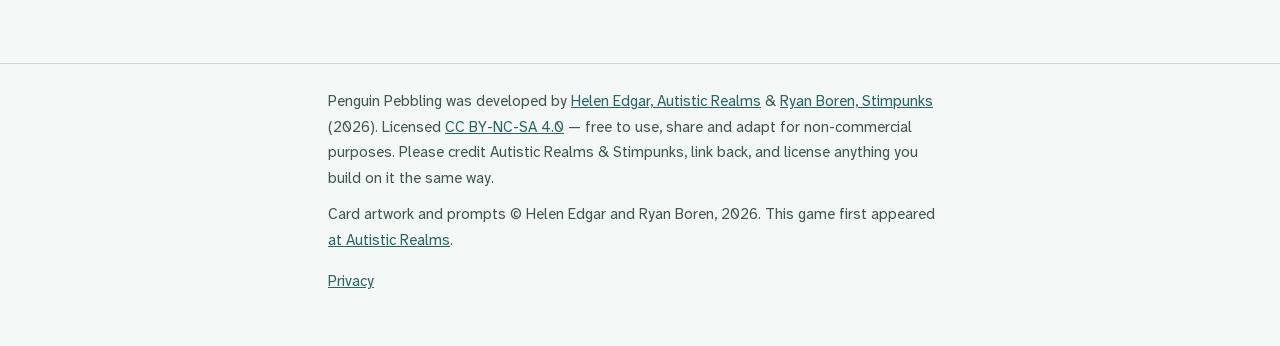
<file: how-to-play.html>
<!doctype html>
<html lang="en-GB">
<head>
<meta charset="utf-8">
<meta name="viewport" content="width=device-width, initial-scale=1">
<title>How to play — Penguin Pebbling</title>
<meta name="description" content="What you need, how to begin, taking turns, passing a pebble, and how a game of Penguin Pebbling ends. There are no winners and no wrong way to play.">
<meta name="author" content="Helen Edgar, Autistic Realms &amp; Ryan Boren, Stimpunks">
<link rel="canonical" href="https://penguinpebbling.app/how-to-play">
<link rel="alternate" type="application/rss+xml" title="Penguin Pebbling changelog" href="feed.xml">
<script src="theme.js"></script>
<link rel="stylesheet" href="penguin-pebbling.css">
<link rel="icon" href="favicon.svg" type="image/svg+xml">
<link rel="apple-touch-icon" href="apple-touch-icon.png">
<link rel="manifest" href="site.webmanifest">
<meta name="theme-color" content="#eaf1ef" media="(prefers-color-scheme: light)">
<meta name="theme-color" content="#141a19" media="(prefers-color-scheme: dark)">

<meta property="og:type" content="website">
<meta property="og:site_name" content="Penguin Pebbling">
<meta property="og:title" content="How to play — Penguin Pebbling">
<meta property="og:description" content="What you need, how to begin, taking turns, passing a pebble, and how a game of Penguin Pebbling ends. There are no winners and no wrong way to play.">
<meta property="og:url" content="https://penguinpebbling.app/how-to-play">
<meta property="og:image" content="https://penguinpebbling.app/og-image.png">
<meta property="og:image:width" content="1200">
<meta property="og:image:height" content="630">
<meta property="og:image:alt" content="A card from the Penguin Pebbling game. On the cream half, a stack of three pebbles above the word Infodumping and the prompt “What brings you joy right now? Share as much or as little as you like.” On the mauve half, a penguin daydreaming a star, a moon and a planet.">
<meta name="twitter:card" content="summary_large_image">
</head>
<body>

<a class="skip-link" href="#main">Skip to the instructions</a>

  <!-- shell:nav — one copy lives in index.html; tools/sync-shell.py stamps the rest -->
  <div class="topbar">
    <div class="wrap topbar-inner">
      <details class="sitenav">
        <summary>Menu</summary>
        <ul>
          <li><a href="index.html">Play the game</a></li>
          <li><a href="how-to-play.html" aria-current="page">How to play</a></li>
          <li><a href="locutions.html">The five locutions</a></li>
          <li><a href="print.html">Print &amp; download</a></li>
          <li><a href="about.html">About &amp; credits</a></li>
          <li><a href="changelog.html">Changelog</a></li>
        </ul>
      </details>
      <a class="topbar-cta" href="index.html">Play the game</a>
      <button id="theme-toggle" type="button" class="theme-toggle" hidden aria-pressed="false">
        <span class="theme-icon" aria-hidden="true">☀</span><span class="theme-text">Light</span>
      </button>
    </div>
  </div>
  <!-- /shell:nav -->

<div class="wrap">

  <header class="masthead masthead-sub">
    <p class="backlink"><a href="index.html">Penguin Pebbling</a></p>
    <h1>How to play</h1>
    <p class="standfirst">All you need are the cards, a few real pebbles, and people willing to be there. There are no winners. There is no wrong way to play.</p>
  </header>

  <main id="main" class="prose">

    <h2>What is Penguin Pebbling?</h2>

    <p>Penguins pass pebbles to those they care about, to show love and to form a connection.</p>

    <p>Penguin Pebbling is one of the
      <a href="https://autisticrealms.com/five-autistic-love-locutions/">Five Autistic Love Locutions</a>,
      which you can find out more about
      <a href="https://autisticrealms.com/five-autistic-love-locutions/">here</a>.</p>

    <p>Many neurodivergent people also pass
      ‘<a href="https://autisticrealms.com/penguin-pebbling-an-autistic-love-language/">penguin pebbles</a>’
      to each other as an act of love. You may share a twig you picked up on your walk, a meme about
      something you know your friend loves — not because you have to, not because it is necessarily
      useful, just because it says: <em>I thought of you. I wanted you to have this. I care.</em></p>

    <p><strong>Penguin Pebbling</strong> is a neuro-affirming card game built around the
      <a href="https://autisticrealms.com/five-autistic-love-locutions/">Five Autistic Love Locutions</a>
      — infodumping, parallel play, support swapping, deep pressure, and penguin pebbling itself.</p>

    <p>Play together in person or online, explore the prompts as a group, or use them for quiet, solo
      reflection and journalling. However you engage, it is an invitation to understand Autistic identity,
      celebrate the ways we connect, and build genuine belonging and meaningful connections together.</p>

    <p>There are no winners.</p>

    <p>There is no wrong way to play.</p>

    <p>All you need are the cards, a few real pebbles (or whatever other item you may be drawn to or
      have a collection of).</p>

    <p>You can <a href="index.html">play online</a>, or
      <a href="print.html">download and print the cards</a> to use with real pebbles or other items of
      interest.</p>

    <p>Want to understand more about the
      <a href="https://autisticrealms.com/five-autistic-love-locutions/">Five Autistic Love Locutions</a>
      and where this game came from?
      Read the full blog <a href="https://autisticrealms.com/five-autistic-love-locutions/">here</a>.</p>

    <hr class="rule">

    <h2>What you need</h2>
    <p>A handful of pebbles — or any other items of interest — enough for everyone to start with 3.</p>
    <p>Keep a small pile of extra pebbles in the centre — this is the pebble bank.</p>
    <p>The cards — <a href="index.html">play online</a>, or
      <a href="print.html">print and cut the card set</a>.</p>

    <h2>Before you begin</h2>
    <p>Find a comfortable place to be together.</p>
    <p>Everyone takes 3 pebbles and holds them.</p>
    <p>Feel the weight. Notice the texture. They are yours — to keep, pass, or just hold throughout the game.</p>
    <p>Place the remaining pebbles in the centre as your shared pebble bank.</p>

    <h2>Taking turns</h2>
    <p>One person draws a card and reads it aloud — or asks someone else to read it for them.</p>
    <p>Then choose: speak your response — write or draw it and pass it around — use AAC or any other
      communication tool — just be; some cards ask nothing of you except presence.</p>
    <p>You can always pass on a card. No explanation needed.</p>

    <h2>Passing a pebble</h2>
    <p>When something someone shares lands with you — when you feel heard, or recognise something in
      what they said, or just want to say <em>I’m glad you’re here</em> — pass one of your pebbles to them.</p>
    <p>If you want to pass a pebble but don’t have one left, you can take one from the pebble bank.</p>
    <p>No words needed unless you want to express more. The pebble can hold the meaning.</p>
    <p>No one ever runs out of a way to show they care.</p>
    <p><em>Share in whatever way feels right for you — speaking, writing, drawing, AAC, gesture, or any
      other form of communication.</em></p>

    <h2>Pebbles keep moving</h2>
    <p>There is no limit to how many pebbles you can give or receive.</p>
    <p>Pebbles circulate freely for as long as the game does.</p>
    <p>The bank means no one is ever without a way to connect.</p>

    <h2>Ending the game</h2>
    <p>There are no words needed to end the game, unless you decide on an ending as a group or maybe set
      a time limit.</p>
    <p>Simply set your pebbles down.</p>
    <p>Your group may like to agree on their own signal before you begin — a gesture, a word, another
      object placed in the centre; do whatever feels natural for your group.</p>
    <p>The cards, the pebbles, and the prompts are yours to return to whenever you need them.</p>
    <p>If something a card brings up stays with you — you are welcome to continue reflecting by yourself,
      in your own time, in whatever way feels right.</p>
    <p>The game ends when everyone feels complete and finished for now.</p>

  </main>

</div>

  <!-- shell:footer -->
  <footer class="sitefoot">
    <div class="wrap">
      <p>Penguin Pebbling was developed by <a href="https://autisticrealms.com">Helen Edgar, Autistic Realms</a>
        &amp; <a href="https://stimpunks.org">Ryan Boren, Stimpunks</a> (2026). Licensed
        <a href="https://creativecommons.org/licenses/by-nc-sa/4.0/">CC BY-NC-SA 4.0</a> — free to use, share and adapt for non-commercial
        purposes. Please credit Autistic Realms &amp; Stimpunks, link back, and license anything
        you build on it the same way.</p>
      <p>Card artwork and prompts © Helen Edgar and Ryan Boren, 2026. This game first appeared
        <a href="https://autisticrealms.com/penguin-pebbling-a-game-of-creating-belonging-building-connection-and-understanding-autistic-identity/">at Autistic Realms</a>.</p>
      <p class="footlinks"><a href="privacy.html">Privacy</a></p>
    </div>
  </footer>
  <!-- /shell:footer -->

</body>
</html>
</file>
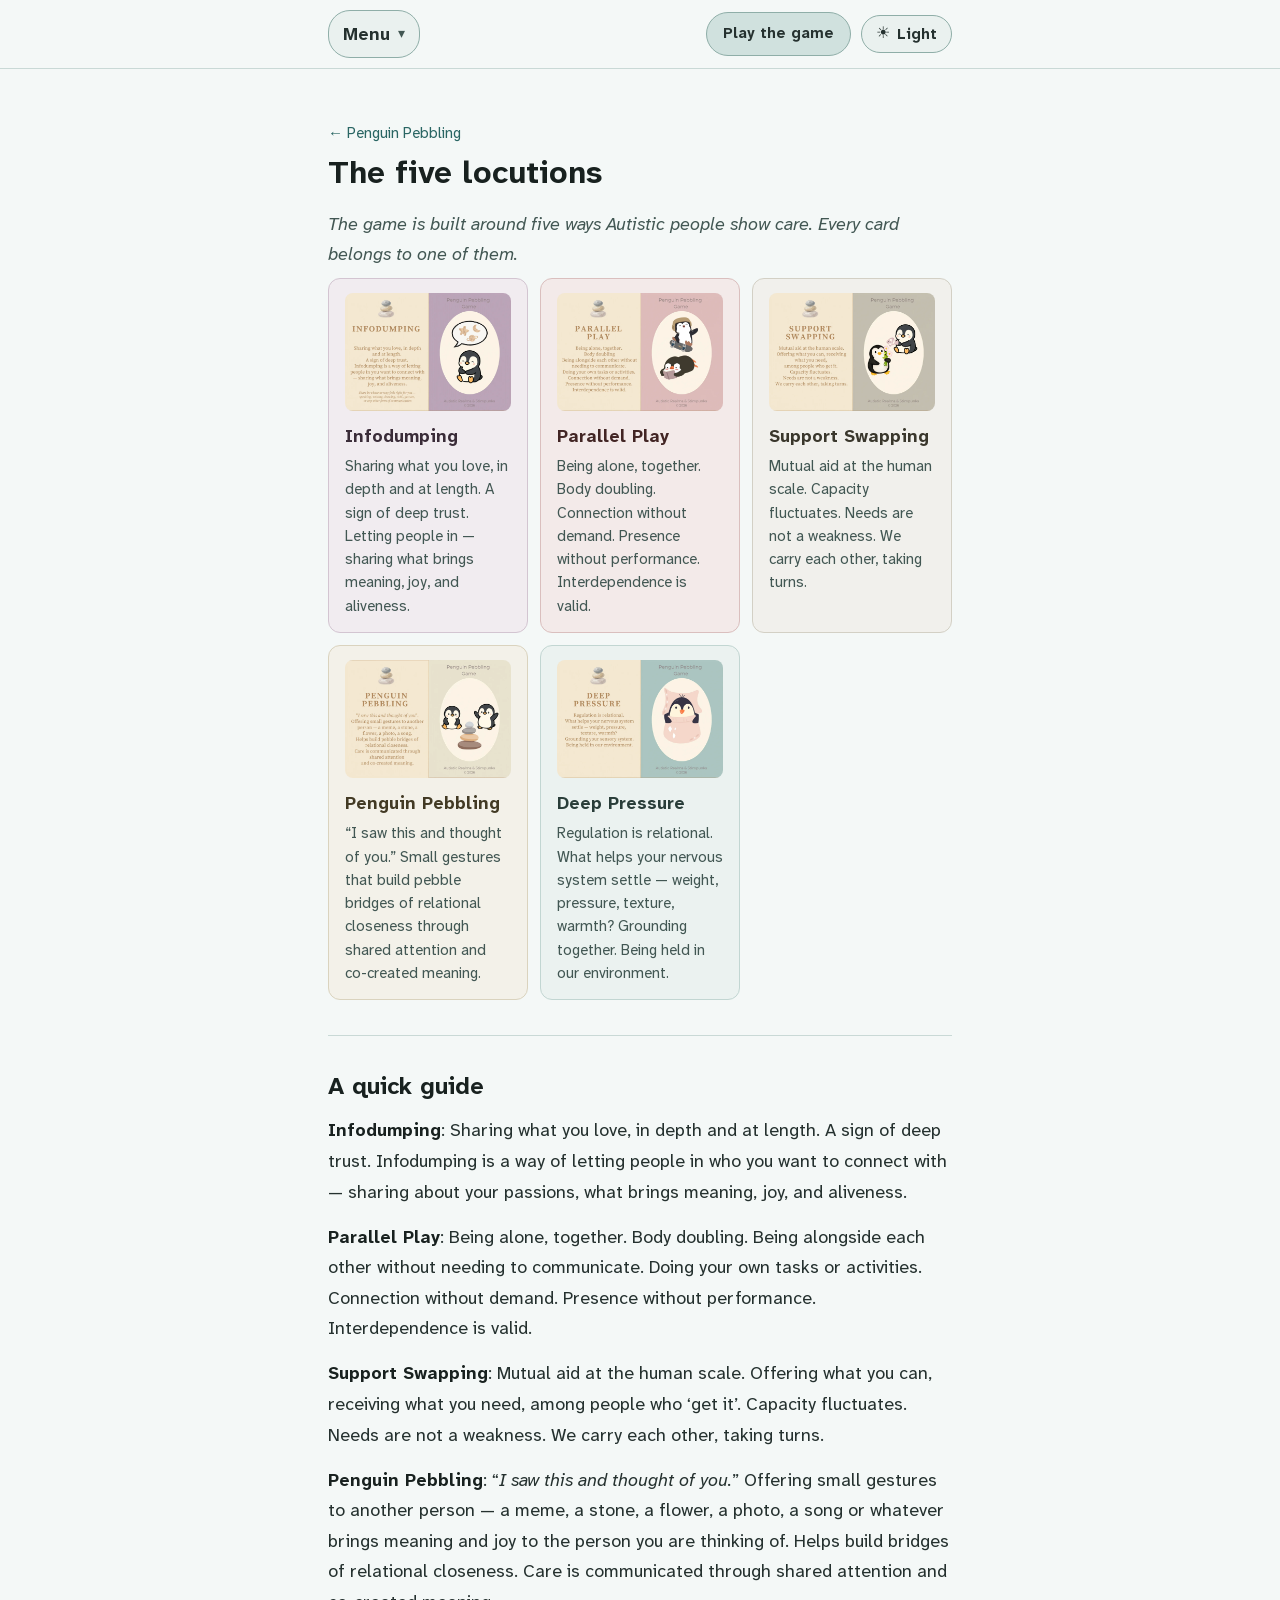
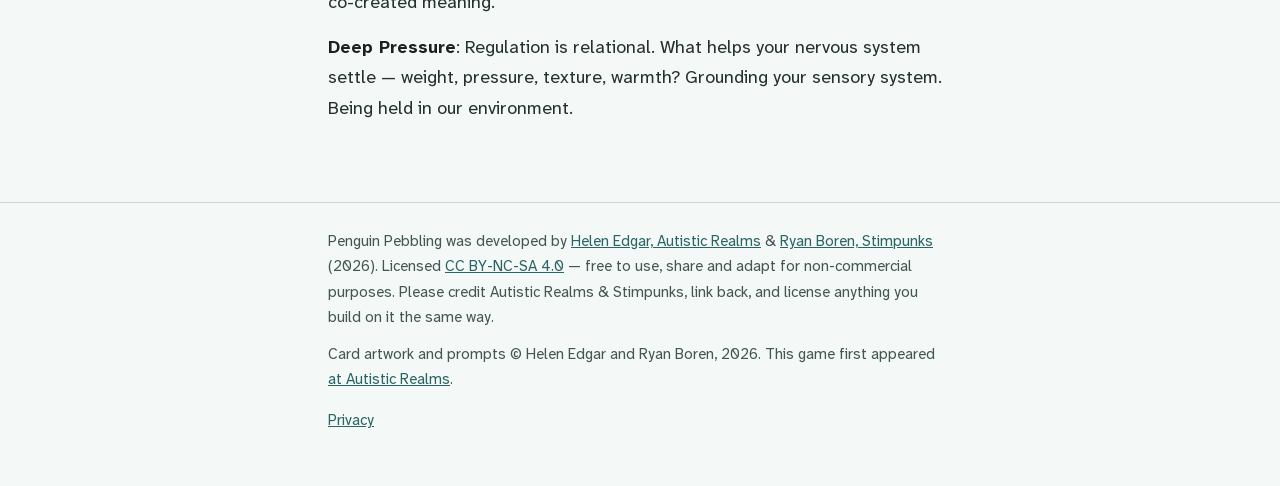
<file: locutions.html>
<!doctype html>
<html lang="en-GB">
<head>
<meta charset="utf-8">
<meta name="viewport" content="width=device-width, initial-scale=1">
<title>The five locutions — Penguin Pebbling</title>
<meta name="description" content="Infodumping, parallel play, support swapping, penguin pebbling and deep pressure — the Five Autistic Love Locutions the game is built around.">
<meta name="author" content="Helen Edgar, Autistic Realms &amp; Ryan Boren, Stimpunks">
<link rel="canonical" href="https://penguinpebbling.app/locutions">
<link rel="alternate" type="application/rss+xml" title="Penguin Pebbling changelog" href="feed.xml">
<script src="theme.js"></script>
<link rel="stylesheet" href="penguin-pebbling.css">
<link rel="icon" href="favicon.svg" type="image/svg+xml">
<link rel="apple-touch-icon" href="apple-touch-icon.png">
<link rel="manifest" href="site.webmanifest">
<meta name="theme-color" content="#eaf1ef" media="(prefers-color-scheme: light)">
<meta name="theme-color" content="#141a19" media="(prefers-color-scheme: dark)">

<meta property="og:type" content="website">
<meta property="og:site_name" content="Penguin Pebbling">
<meta property="og:title" content="The five locutions — Penguin Pebbling">
<meta property="og:description" content="Infodumping, parallel play, support swapping, penguin pebbling and deep pressure — the Five Autistic Love Locutions the game is built around.">
<meta property="og:url" content="https://penguinpebbling.app/locutions">
<meta property="og:image" content="https://penguinpebbling.app/og-image.png">
<meta property="og:image:width" content="1200">
<meta property="og:image:height" content="630">
<meta property="og:image:alt" content="A card from the Penguin Pebbling game. On the cream half, a stack of three pebbles above the word Infodumping and the prompt “What brings you joy right now? Share as much or as little as you like.” On the mauve half, a penguin daydreaming a star, a moon and a planet.">
<meta name="twitter:card" content="summary_large_image">
</head>
<body>

<a class="skip-link" href="#main">Skip to the locutions</a>

  <!-- shell:nav — one copy lives in index.html; tools/sync-shell.py stamps the rest -->
  <div class="topbar">
    <div class="wrap topbar-inner">
      <details class="sitenav">
        <summary>Menu</summary>
        <ul>
          <li><a href="index.html">Play the game</a></li>
          <li><a href="how-to-play.html">How to play</a></li>
          <li><a href="locutions.html" aria-current="page">The five locutions</a></li>
          <li><a href="print.html">Print &amp; download</a></li>
          <li><a href="about.html">About &amp; credits</a></li>
          <li><a href="changelog.html">Changelog</a></li>
        </ul>
      </details>
      <a class="topbar-cta" href="index.html">Play the game</a>
      <button id="theme-toggle" type="button" class="theme-toggle" hidden aria-pressed="false">
        <span class="theme-icon" aria-hidden="true">☀</span><span class="theme-text">Light</span>
      </button>
    </div>
  </div>
  <!-- /shell:nav -->

<div class="wrap">

  <header class="masthead masthead-sub">
    <p class="backlink"><a href="index.html">Penguin Pebbling</a></p>
    <h1>The five locutions</h1>
    <p class="standfirst">The game is built around five ways Autistic people show care. Every card belongs to one of them.</p>
  </header>

  <main id="main" class="prose">

    <div class="loc-grid">
        <div class="loc-card loc-id">
          <img src="cards/infodumping-locution.webp" width="1280" height="908" loading="lazy" decoding="async"
            alt="Infodumping locution description card. Cream left panel with INFODUMPING heading. Purple right panel with a smiling penguin and a speech bubble showing star, crescent and planet shapes.">
          <div class="loc-name">Infodumping</div>
          <div class="loc-desc">Sharing what you love, in depth and at length. A sign of deep trust.
            Letting people in — sharing what brings meaning, joy, and aliveness.</div>
        </div>
        <div class="loc-card loc-pp">
          <img src="cards/parallel-play-locution.webp" width="1280" height="908" loading="lazy" decoding="async"
            alt="Parallel Play locution description card. Cream left panel with PARALLEL PLAY heading. Dusty rose right panel with two penguins doing separate activities — one skateboarding, one lying down reading.">
          <div class="loc-name">Parallel Play</div>
          <div class="loc-desc">Being alone, together. Body doubling. Connection without demand. Presence
            without performance. Interdependence is valid.</div>
        </div>
        <div class="loc-card loc-ss">
          <img src="cards/support-swapping-locution.webp" width="1280" height="908" loading="lazy" decoding="async"
            alt="Support Swapping locution description card. Cream left panel with SUPPORT SWAPPING heading. Taupe right panel with two penguins — one offering flowers to the other.">
          <div class="loc-name">Support Swapping</div>
          <div class="loc-desc">Mutual aid at the human scale. Capacity fluctuates. Needs are not a
            weakness. We carry each other, taking turns.</div>
        </div>
        <div class="loc-card loc-pb">
          <img src="cards/penguin-pebbling-locution.webp" width="1280" height="908" loading="lazy" decoding="async"
            alt="Penguin Pebbling locution description card. Cream left panel with PENGUIN PEBBLING heading. Warm sand right panel with two penguins facing each other across a stack of smooth balanced pebbles.">
          <div class="loc-name">Penguin Pebbling</div>
          <div class="loc-desc">“I saw this and thought of you.” Small gestures that build pebble bridges
            of relational closeness through shared attention and co-created meaning.</div>
        </div>
        <div class="loc-card loc-dp">
          <img src="cards/deep-pressure-locution.webp" width="1280" height="908" loading="lazy" decoding="async"
            alt="Deep Pressure locution description card. Cream left panel with DEEP PRESSURE heading. Sage green right panel with a penguin nestled cosily inside a large pink cushion.">
          <div class="loc-name">Deep Pressure</div>
          <div class="loc-desc">Regulation is relational. What helps your nervous system settle — weight,
            pressure, texture, warmth? Grounding together. Being held in our environment.</div>
        </div>
      </div>

    <hr class="rule">

    <h2>A quick guide</h2>

    <p><strong>Infodumping</strong>: Sharing what you love, in depth and at length. A sign of deep trust.
      Infodumping is a way of letting people in who you want to connect with — sharing about your
      passions, what brings meaning, joy, and aliveness.</p>

    <p><strong>Parallel Play</strong>: Being alone, together. Body doubling. Being alongside each other
      without needing to communicate. Doing your own tasks or activities. Connection without demand.
      Presence without performance. Interdependence is valid.</p>

    <p><strong>Support Swapping</strong>: Mutual aid at the human scale. Offering what you can, receiving
      what you need, among people who ‘get it’. Capacity fluctuates. Needs are not a weakness. We carry
      each other, taking turns.</p>

    <p><strong>Penguin Pebbling</strong>: “<em>I saw this and thought of you.</em>” Offering small gestures
      to another person — a meme, a stone, a flower, a photo, a song or whatever brings meaning and joy to
      the person you are thinking of. Helps build bridges of relational closeness. Care is communicated
      through shared attention and co-created meaning.</p>

    <p><strong>Deep Pressure</strong>: Regulation is relational. What helps your nervous system settle —
      weight, pressure, texture, warmth? Grounding your sensory system. Being held in our environment.</p>

  </main>

</div>

  <!-- shell:footer -->
  <footer class="sitefoot">
    <div class="wrap">
      <p>Penguin Pebbling was developed by <a href="https://autisticrealms.com">Helen Edgar, Autistic Realms</a>
        &amp; <a href="https://stimpunks.org">Ryan Boren, Stimpunks</a> (2026). Licensed
        <a href="https://creativecommons.org/licenses/by-nc-sa/4.0/">CC BY-NC-SA 4.0</a> — free to use, share and adapt for non-commercial
        purposes. Please credit Autistic Realms &amp; Stimpunks, link back, and license anything
        you build on it the same way.</p>
      <p>Card artwork and prompts © Helen Edgar and Ryan Boren, 2026. This game first appeared
        <a href="https://autisticrealms.com/penguin-pebbling-a-game-of-creating-belonging-building-connection-and-understanding-autistic-identity/">at Autistic Realms</a>.</p>
      <p class="footlinks"><a href="privacy.html">Privacy</a></p>
    </div>
  </footer>
  <!-- /shell:footer -->

</body>
</html>
</file>
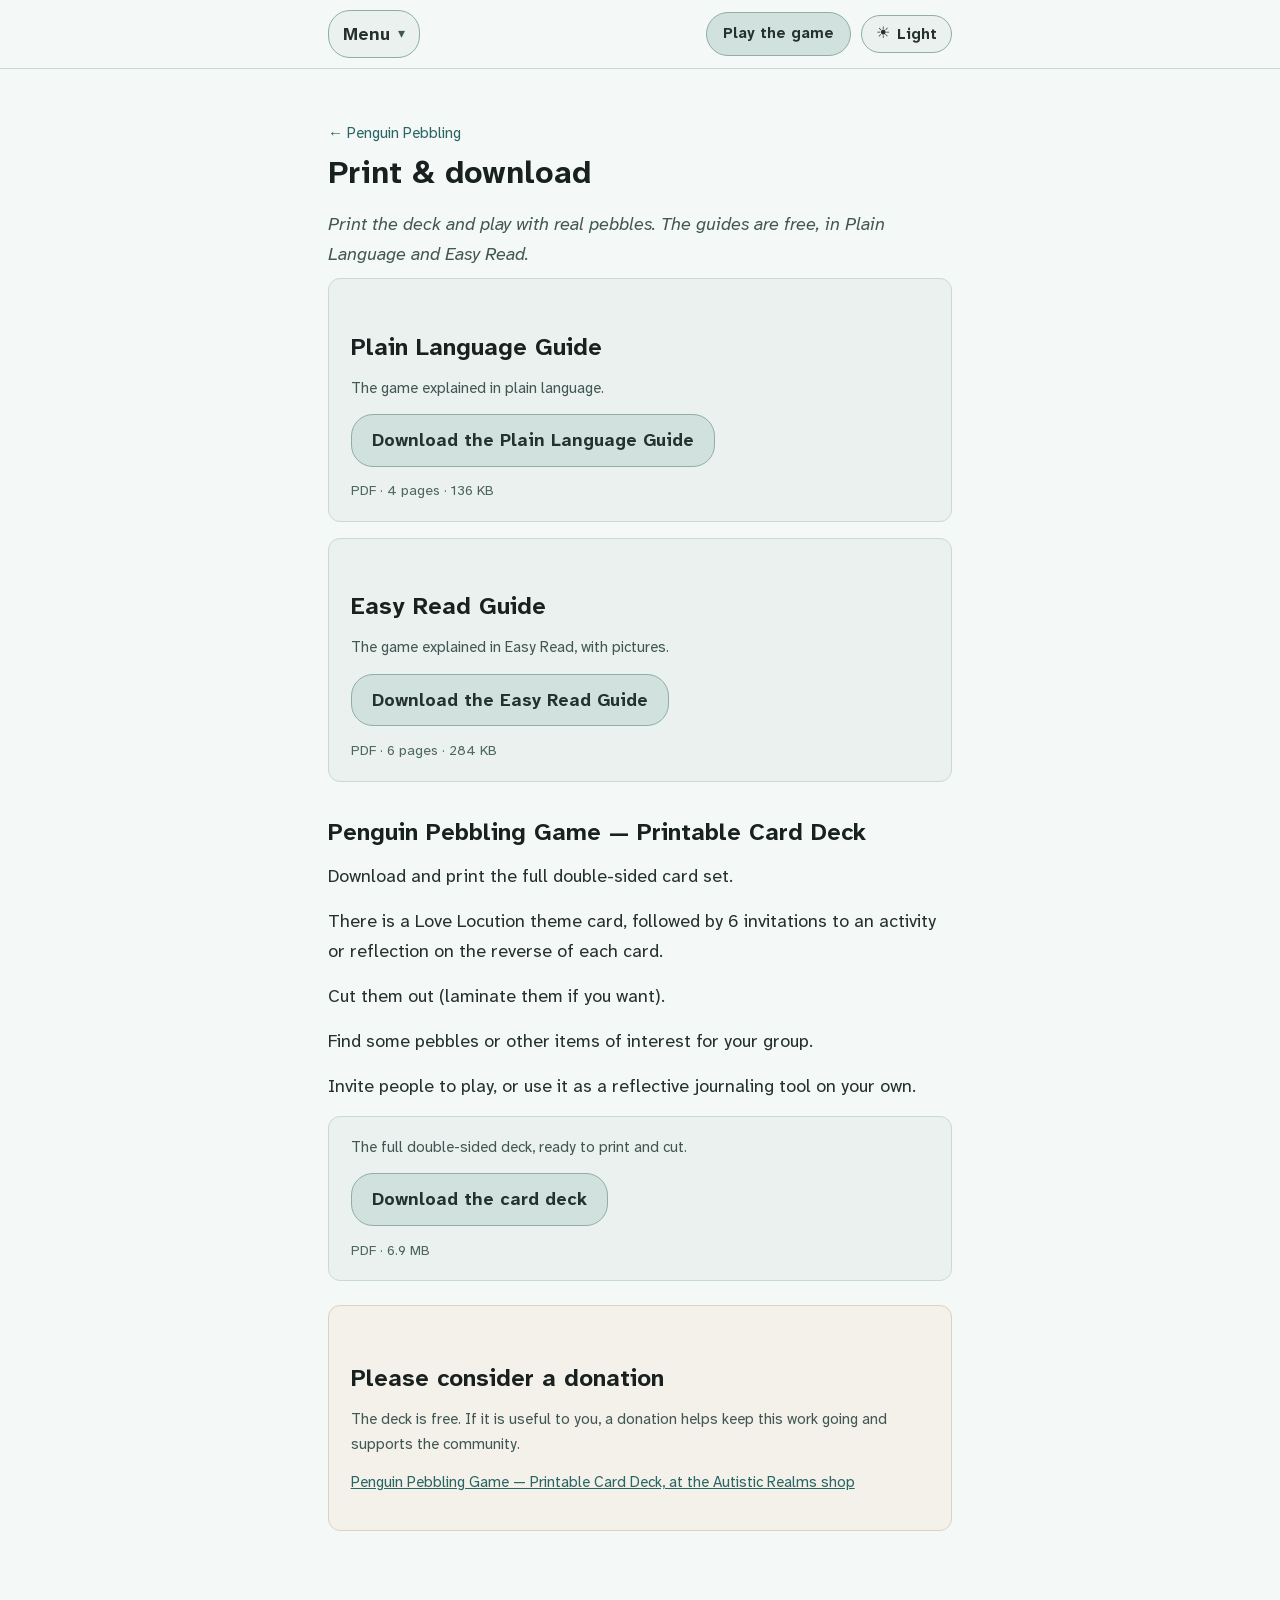
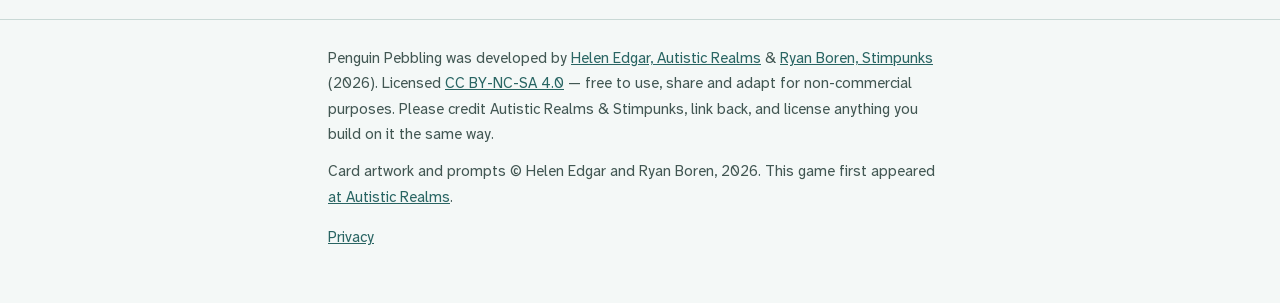
<file: print.html>
<!doctype html>
<html lang="en-GB">
<head>
<meta charset="utf-8">
<meta name="viewport" content="width=device-width, initial-scale=1">
<title>Print &amp; download — Penguin Pebbling</title>
<meta name="description" content="Download the printable Penguin Pebbling card deck, plus the Plain Language and Easy Read guides. All free.">
<meta name="author" content="Helen Edgar, Autistic Realms &amp; Ryan Boren, Stimpunks">
<link rel="canonical" href="https://penguinpebbling.app/print">
<link rel="alternate" type="application/rss+xml" title="Penguin Pebbling changelog" href="feed.xml">
<script src="theme.js"></script>
<link rel="stylesheet" href="penguin-pebbling.css">
<link rel="icon" href="favicon.svg" type="image/svg+xml">
<link rel="apple-touch-icon" href="apple-touch-icon.png">
<link rel="manifest" href="site.webmanifest">
<meta name="theme-color" content="#eaf1ef" media="(prefers-color-scheme: light)">
<meta name="theme-color" content="#141a19" media="(prefers-color-scheme: dark)">

<meta property="og:type" content="website">
<meta property="og:site_name" content="Penguin Pebbling">
<meta property="og:title" content="Print &amp; download — Penguin Pebbling">
<meta property="og:description" content="Download the printable Penguin Pebbling card deck, plus the Plain Language and Easy Read guides. All free.">
<meta property="og:url" content="https://penguinpebbling.app/print">
<meta property="og:image" content="https://penguinpebbling.app/og-image.png">
<meta property="og:image:width" content="1200">
<meta property="og:image:height" content="630">
<meta property="og:image:alt" content="A card from the Penguin Pebbling game. On the cream half, a stack of three pebbles above the word Infodumping and the prompt “What brings you joy right now? Share as much or as little as you like.” On the mauve half, a penguin daydreaming a star, a moon and a planet.">
<meta name="twitter:card" content="summary_large_image">
</head>
<body>

<a class="skip-link" href="#main">Skip to the downloads</a>

  <!-- shell:nav — one copy lives in index.html; tools/sync-shell.py stamps the rest -->
  <div class="topbar">
    <div class="wrap topbar-inner">
      <details class="sitenav">
        <summary>Menu</summary>
        <ul>
          <li><a href="index.html">Play the game</a></li>
          <li><a href="how-to-play.html">How to play</a></li>
          <li><a href="locutions.html">The five locutions</a></li>
          <li><a href="print.html" aria-current="page">Print &amp; download</a></li>
          <li><a href="about.html">About &amp; credits</a></li>
          <li><a href="changelog.html">Changelog</a></li>
        </ul>
      </details>
      <a class="topbar-cta" href="index.html">Play the game</a>
      <button id="theme-toggle" type="button" class="theme-toggle" hidden aria-pressed="false">
        <span class="theme-icon" aria-hidden="true">☀</span><span class="theme-text">Light</span>
      </button>
    </div>
  </div>
  <!-- /shell:nav -->

<div class="wrap">

  <header class="masthead masthead-sub">
    <p class="backlink"><a href="index.html">Penguin Pebbling</a></p>
    <h1>Print &amp; download</h1>
    <p class="standfirst">Print the deck and play with real pebbles. The guides are free, in Plain Language and Easy Read.</p>
  </header>

  <main id="main" class="prose">

    <div class="download">
      <h2>Plain Language Guide</h2>
      <p>The game explained in plain language.</p>
      <p><a class="btn-download" href="downloads/penguin-pebbling-plain-language.pdf">Download the Plain Language Guide</a></p>
      <p class="meta">PDF · 4 pages · 136 KB</p>
    </div>

    <div class="download">
      <h2>Easy Read Guide</h2>
      <p>The game explained in Easy Read, with pictures.</p>
      <p><a class="btn-download" href="downloads/penguin-pebbling-easy-read.pdf">Download the Easy Read Guide</a></p>
      <p class="meta">PDF · 6 pages · 284 KB</p>
    </div>

    <h2>Penguin Pebbling Game — Printable Card Deck</h2>
    <p>Download and print the full double-sided card set.</p>
    <p>There is a Love Locution theme card, followed by 6 invitations to an activity or reflection on the
      reverse of each card.</p>
    <p>Cut them out (laminate them if you want).</p>
    <p>Find some pebbles or other items of interest for your group.</p>
    <p>Invite people to play, or use it as a reflective journaling tool on your own.</p>

    <div class="download">
      <p>The full double-sided deck, ready to print and cut.</p>
      <p><a class="btn-download" href="downloads/penguin-pebbling-card-deck.pdf">Download the card deck</a></p>
      <p class="meta">PDF · 6.9 MB</p>
    </div>

    <div class="support">
      <h2>Please consider a donation</h2>
      <p>The deck is free. If it is useful to you, a donation helps keep this work going and supports the
        community.</p>
      <p><a href="https://autisticrealms.com/product/penguin-pebbling-game-printable-card-deck/">Penguin Pebbling Game — Printable Card Deck, at the Autistic Realms shop</a></p>
    </div>

  </main>

</div>

  <!-- shell:footer -->
  <footer class="sitefoot">
    <div class="wrap">
      <p>Penguin Pebbling was developed by <a href="https://autisticrealms.com">Helen Edgar, Autistic Realms</a>
        &amp; <a href="https://stimpunks.org">Ryan Boren, Stimpunks</a> (2026). Licensed
        <a href="https://creativecommons.org/licenses/by-nc-sa/4.0/">CC BY-NC-SA 4.0</a> — free to use, share and adapt for non-commercial
        purposes. Please credit Autistic Realms &amp; Stimpunks, link back, and license anything
        you build on it the same way.</p>
      <p>Card artwork and prompts © Helen Edgar and Ryan Boren, 2026. This game first appeared
        <a href="https://autisticrealms.com/penguin-pebbling-a-game-of-creating-belonging-building-connection-and-understanding-autistic-identity/">at Autistic Realms</a>.</p>
      <p class="footlinks"><a href="privacy.html">Privacy</a></p>
    </div>
  </footer>
  <!-- /shell:footer -->

</body>
</html>
</file>
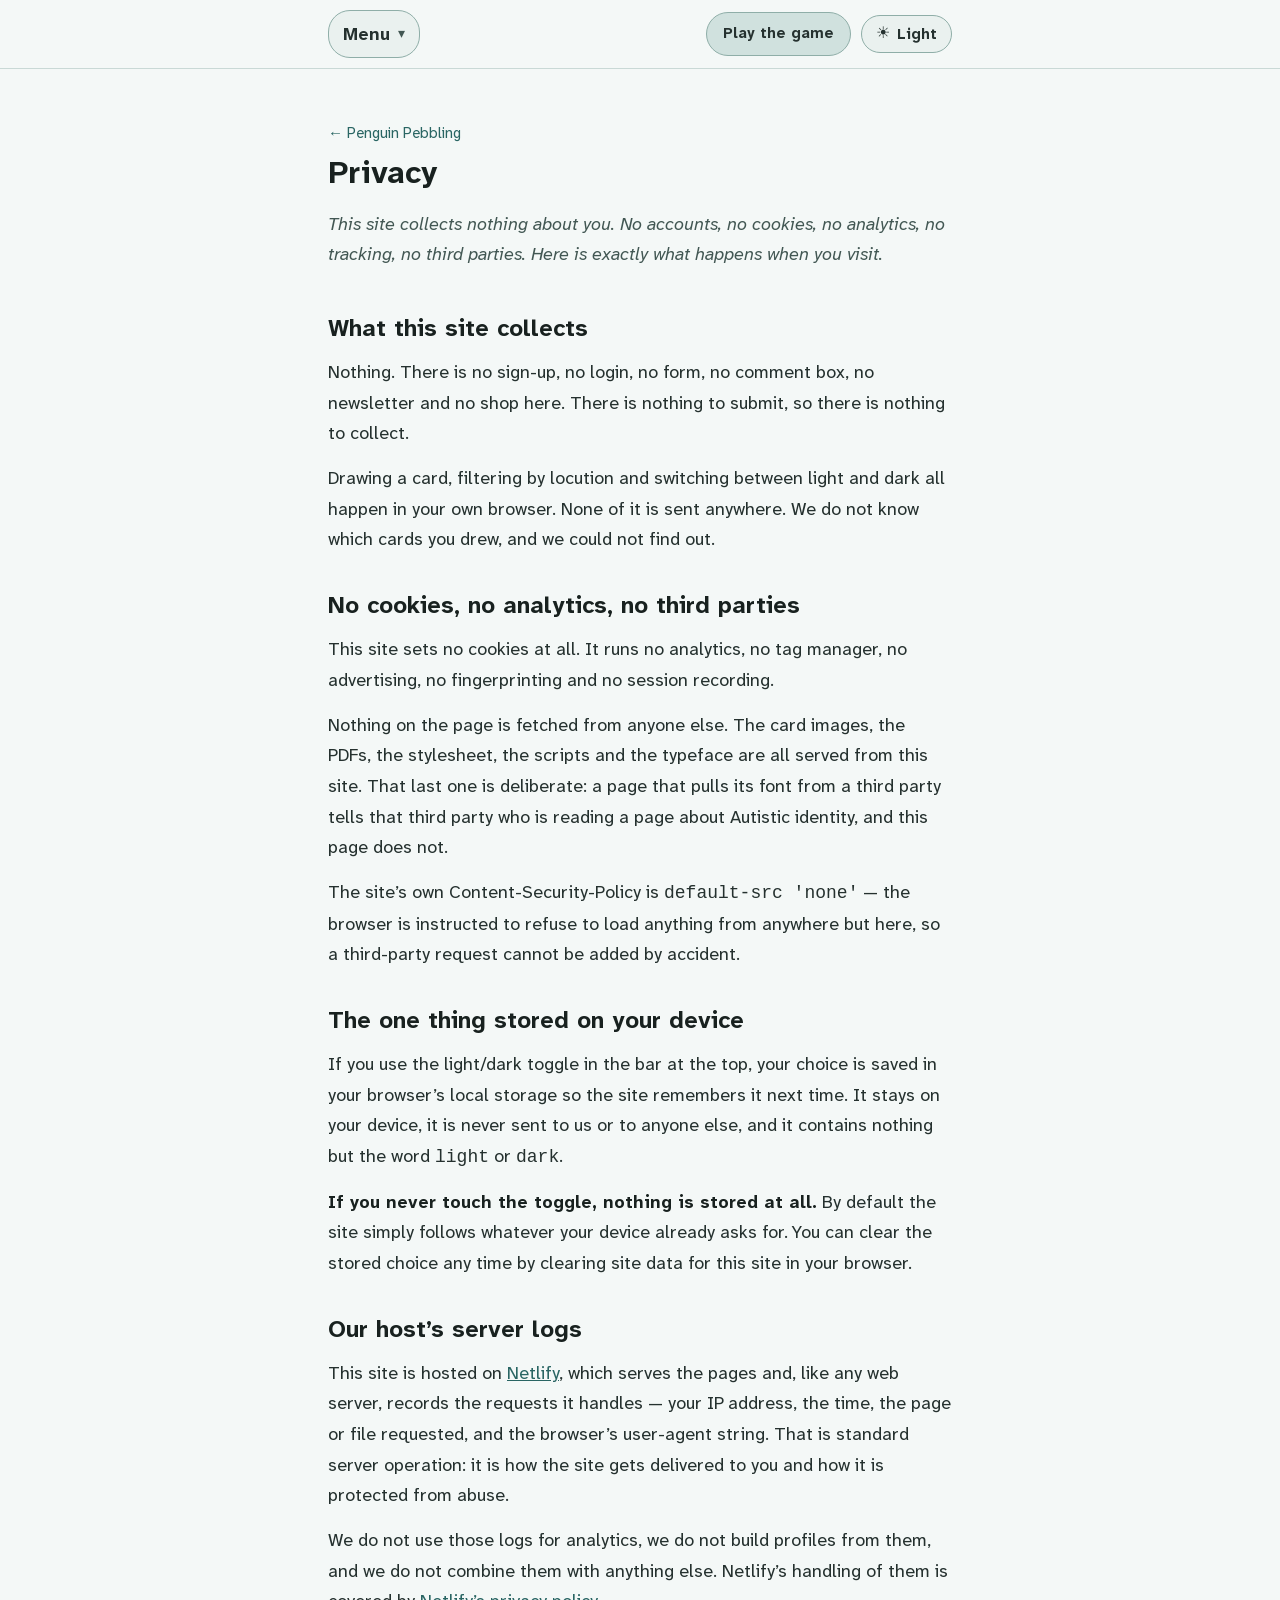
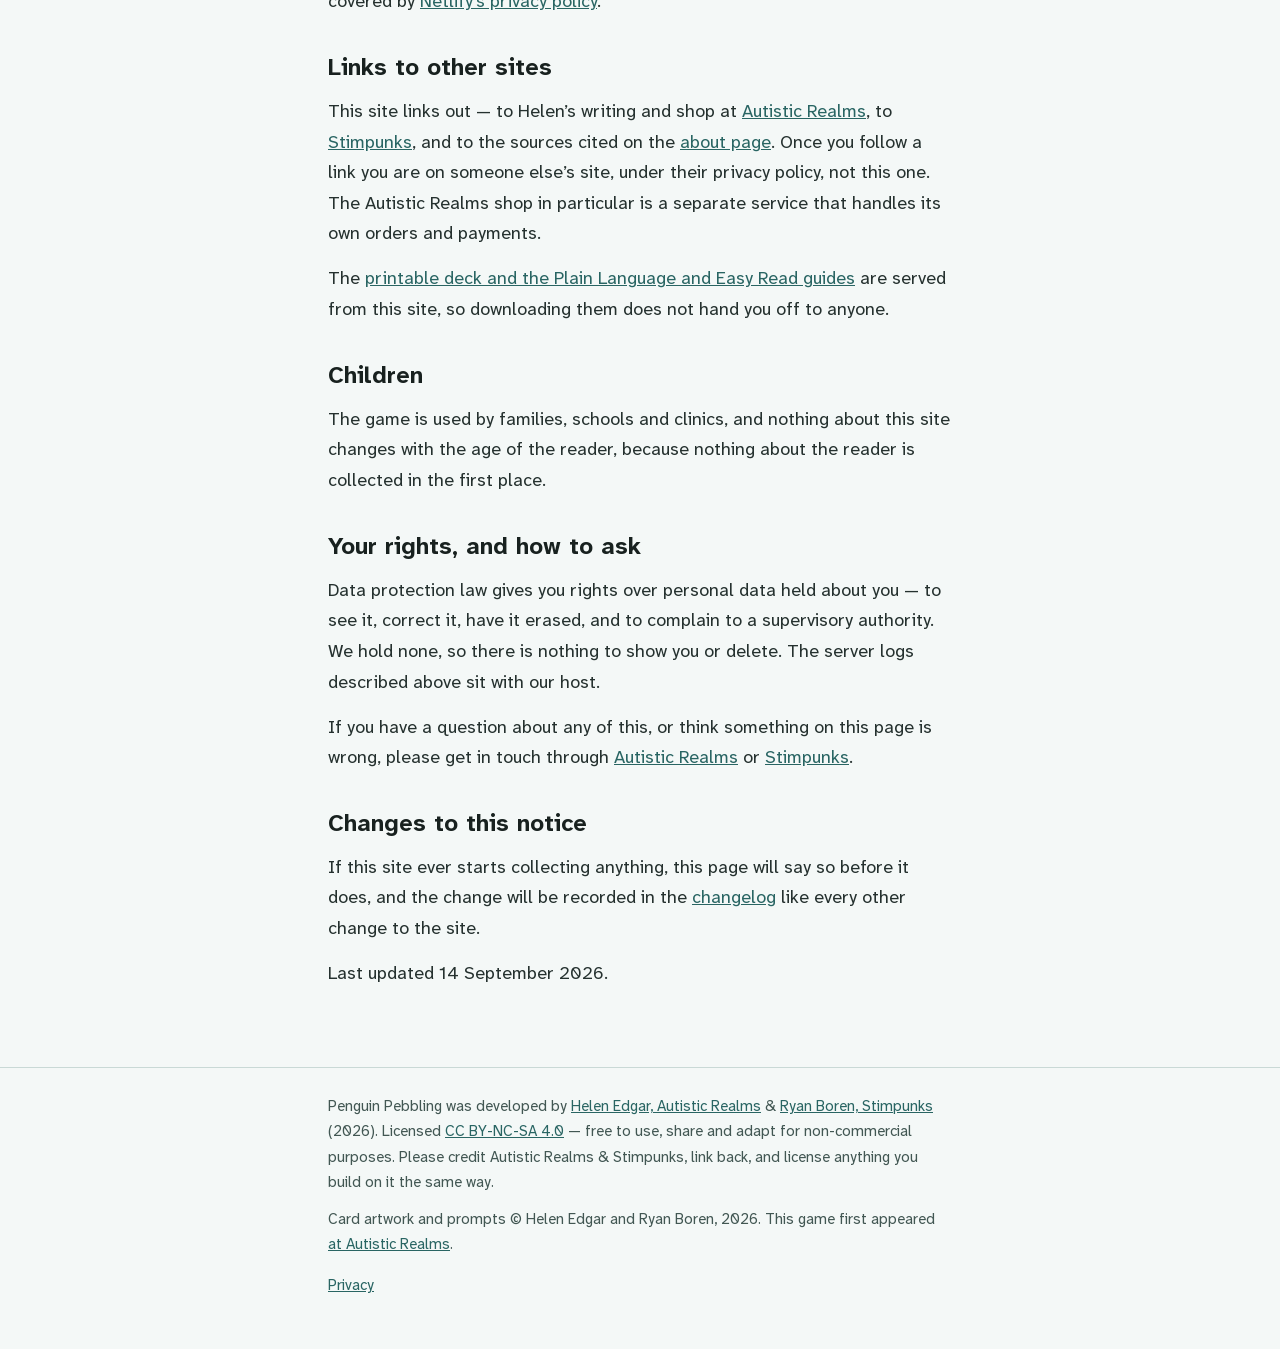
<file: privacy.html>
<!doctype html>
<html lang="en-GB">
<head>
<meta charset="utf-8">
<meta name="viewport" content="width=device-width, initial-scale=1">
<title>Privacy — Penguin Pebbling</title>
<meta name="description" content="This site collects nothing about you. No cookies, no analytics, no tracking, no third parties. Here is exactly what happens when you visit.">
<meta name="author" content="Helen Edgar, Autistic Realms &amp; Ryan Boren, Stimpunks">
<link rel="canonical" href="https://penguinpebbling.app/privacy">
<link rel="alternate" type="application/rss+xml" title="Penguin Pebbling changelog" href="feed.xml">
<script src="theme.js"></script>
<link rel="stylesheet" href="penguin-pebbling.css">
<link rel="icon" href="favicon.svg" type="image/svg+xml">
<link rel="apple-touch-icon" href="apple-touch-icon.png">
<link rel="manifest" href="site.webmanifest">
<meta name="theme-color" content="#eaf1ef" media="(prefers-color-scheme: light)">
<meta name="theme-color" content="#141a19" media="(prefers-color-scheme: dark)">

<meta property="og:type" content="website">
<meta property="og:site_name" content="Penguin Pebbling">
<meta property="og:title" content="Privacy — Penguin Pebbling">
<meta property="og:description" content="This site collects nothing about you. No cookies, no analytics, no tracking, no third parties. Here is exactly what happens when you visit.">
<meta property="og:url" content="https://penguinpebbling.app/privacy">
<meta property="og:image" content="https://penguinpebbling.app/og-image.png">
<meta property="og:image:width" content="1200">
<meta property="og:image:height" content="630">
<meta property="og:image:alt" content="A card from the Penguin Pebbling game. On the cream half, a stack of three pebbles above the word Infodumping and the prompt “What brings you joy right now? Share as much or as little as you like.” On the mauve half, a penguin daydreaming a star, a moon and a planet.">
<meta name="twitter:card" content="summary_large_image">
</head>
<body>

<a class="skip-link" href="#main">Skip to the privacy notice</a>

  <!-- shell:nav — one copy lives in index.html; tools/sync-shell.py stamps the rest -->
  <div class="topbar">
    <div class="wrap topbar-inner">
      <details class="sitenav">
        <summary>Menu</summary>
        <ul>
          <li><a href="index.html">Play the game</a></li>
          <li><a href="how-to-play.html">How to play</a></li>
          <li><a href="locutions.html">The five locutions</a></li>
          <li><a href="print.html">Print &amp; download</a></li>
          <li><a href="about.html">About &amp; credits</a></li>
          <li><a href="changelog.html">Changelog</a></li>
        </ul>
      </details>
      <a class="topbar-cta" href="index.html">Play the game</a>
      <button id="theme-toggle" type="button" class="theme-toggle" hidden aria-pressed="false">
        <span class="theme-icon" aria-hidden="true">☀</span><span class="theme-text">Light</span>
      </button>
    </div>
  </div>
  <!-- /shell:nav -->

<div class="wrap">

  <header class="masthead masthead-sub">
    <p class="backlink"><a href="index.html">Penguin Pebbling</a></p>
    <h1>Privacy</h1>
    <p class="standfirst">This site collects nothing about you. No accounts, no cookies, no analytics, no
      tracking, no third parties. Here is exactly what happens when you visit.</p>
  </header>

  <main id="main" class="prose">

    <h2>What this site collects</h2>

    <p>Nothing. There is no sign-up, no login, no form, no comment box, no newsletter and no shop here.
      There is nothing to submit, so there is nothing to collect.</p>

    <p>Drawing a card, filtering by locution and switching between light and dark all happen in your own
      browser. None of it is sent anywhere. We do not know which cards you drew, and we could not find out.</p>

    <h2>No cookies, no analytics, no third parties</h2>

    <p>This site sets no cookies at all. It runs no analytics, no tag manager, no advertising, no
      fingerprinting and no session recording.</p>

    <p>Nothing on the page is fetched from anyone else. The card images, the PDFs, the stylesheet, the
      scripts and the typeface are all served from this site. That last one is deliberate: a page that
      pulls its font from a third party tells that third party who is reading a page about Autistic
      identity, and this page does not.</p>

    <p>The site’s own Content-Security-Policy is <code>default-src 'none'</code> — the browser is instructed
      to refuse to load anything from anywhere but here, so a third-party request cannot be added by
      accident.</p>

    <h2>The one thing stored on your device</h2>

    <p>If you use the light/dark toggle in the bar at the top, your choice is saved in your browser’s local
      storage so the site remembers it next time. It stays on your device, it is never sent to us or to
      anyone else, and it contains nothing but the word <code>light</code> or <code>dark</code>.</p>

    <p><strong>If you never touch the toggle, nothing is stored at all.</strong> By default the site simply
      follows whatever your device already asks for. You can clear the stored choice any time by clearing
      site data for this site in your browser.</p>

    <h2>Our host’s server logs</h2>

    <p>This site is hosted on <a href="https://www.netlify.com/">Netlify</a>, which serves the pages and, like
      any web server, records the requests it handles — your IP address, the time, the page or file
      requested, and the browser’s user-agent string. That is standard server operation: it is how the site
      gets delivered to you and how it is protected from abuse.</p>

    <p>We do not use those logs for analytics, we do not build profiles from them, and we do not combine
      them with anything else. Netlify’s handling of them is covered by
      <a href="https://www.netlify.com/privacy/">Netlify’s privacy policy</a>.</p>

    <h2>Links to other sites</h2>

    <p>This site links out — to Helen’s writing and shop at
      <a href="https://autisticrealms.com">Autistic Realms</a>, to
      <a href="https://stimpunks.org">Stimpunks</a>, and to the sources cited on the
      <a href="about.html">about page</a>. Once you follow a link you are on someone else’s site, under
      their privacy policy, not this one. The Autistic Realms shop in particular is a separate service that
      handles its own orders and payments.</p>

    <p>The <a href="print.html">printable deck and the Plain Language and Easy Read guides</a> are served
      from this site, so downloading them does not hand you off to anyone.</p>

    <h2>Children</h2>

    <p>The game is used by families, schools and clinics, and nothing about this site changes with the age of
      the reader, because nothing about the reader is collected in the first place.</p>

    <h2>Your rights, and how to ask</h2>

    <p>Data protection law gives you rights over personal data held about you — to see it, correct it, have
      it erased, and to complain to a supervisory authority. We hold none, so there is nothing to show you
      or delete. The server logs described above sit with our host.</p>

    <p>If you have a question about any of this, or think something on this page is wrong, please get in
      touch through <a href="https://autisticrealms.com">Autistic Realms</a> or
      <a href="https://stimpunks.org">Stimpunks</a>.</p>

    <h2>Changes to this notice</h2>

    <p>If this site ever starts collecting anything, this page will say so before it does, and the change
      will be recorded in the <a href="changelog.html">changelog</a> like every other change to the site.</p>

    <p class="meta">Last updated 14 September 2026.</p>

  </main>

</div>

  <!-- shell:footer -->
  <footer class="sitefoot">
    <div class="wrap">
      <p>Penguin Pebbling was developed by <a href="https://autisticrealms.com">Helen Edgar, Autistic Realms</a>
        &amp; <a href="https://stimpunks.org">Ryan Boren, Stimpunks</a> (2026). Licensed
        <a href="https://creativecommons.org/licenses/by-nc-sa/4.0/">CC BY-NC-SA 4.0</a> — free to use, share and adapt for non-commercial
        purposes. Please credit Autistic Realms &amp; Stimpunks, link back, and license anything
        you build on it the same way.</p>
      <p>Card artwork and prompts © Helen Edgar and Ryan Boren, 2026. This game first appeared
        <a href="https://autisticrealms.com/penguin-pebbling-a-game-of-creating-belonging-building-connection-and-understanding-autistic-identity/">at Autistic Realms</a>.</p>
      <p class="footlinks"><a href="privacy.html">Privacy</a></p>
    </div>
  </footer>
  <!-- /shell:footer -->

</body>
</html>
</file>
<file: penguin-pebbling.css>
/* Penguin Pebbling — Helen Edgar, Autistic Realms & Ryan Boren, Stimpunks (2026).
 *
 * The palette and the shapes are Helen's, lifted from the Custom HTML block on
 * autisticrealms.com. The typeface and the type scale are not: the page is set
 * in Atkinson Hyperlegible Next at sizes chosen for this audience rather than
 * inherited from a widget embedded in a blog post. See fonts/README.md. */

/* ── Atkinson Hyperlegible Next ────────────────────────────────────────────────
 * Self-hosted, and not incidentally: `_headers` sends default-src 'none' with
 * font-src 'self', so a <link> to Google Fonts would be blocked by the site's
 * own policy — silently, falling back to the system font while looking fine in
 * a local test. Fetching a font at runtime also tells a third party who is
 * reading a page about Autistic identity.
 *
 * One file per style carries the whole 200–800 weight axis, so there is no
 * separate file per weight to forget. The italic is really drawn, not sheared,
 * which is what makes `font-synthesis: none` safe below. */

@font-face {
  font-family: "Atkinson Hyperlegible Next";
  font-style: normal;
  font-weight: 200 800;
  font-display: swap;
  src: url("fonts/atkinson-hyperlegible-next-roman-latin.woff2") format("woff2");
  unicode-range: U+0000-00FF, U+0131, U+0152-0153, U+02BB-02BC, U+02C6, U+02DA, U+02DC, U+0304, U+0308, U+0329, U+2000-206F, U+20AC, U+2122, U+2191, U+2193, U+2212, U+2215, U+FEFF, U+FFFD;
}
@font-face {
  font-family: "Atkinson Hyperlegible Next";
  font-style: normal;
  font-weight: 200 800;
  font-display: swap;
  src: url("fonts/atkinson-hyperlegible-next-roman-latin-ext.woff2") format("woff2");
  unicode-range: U+0100-02BA, U+02BD-02C5, U+02C7-02CC, U+02CE-02D7, U+02DD-02FF, U+0304, U+0308, U+0329, U+1D00-1DBF, U+1E00-1E9F, U+1EF2-1EFF, U+2020, U+20A0-20AB, U+20AD-20C0, U+2113, U+2C60-2C7F, U+A720-A7FF;
}
@font-face {
  font-family: "Atkinson Hyperlegible Next";
  font-style: italic;
  font-weight: 200 800;
  font-display: swap;
  src: url("fonts/atkinson-hyperlegible-next-italic-latin.woff2") format("woff2");
  unicode-range: U+0000-00FF, U+0131, U+0152-0153, U+02BB-02BC, U+02C6, U+02DA, U+02DC, U+0304, U+0308, U+0329, U+2000-206F, U+20AC, U+2122, U+2191, U+2193, U+2212, U+2215, U+FEFF, U+FFFD;
}
@font-face {
  font-family: "Atkinson Hyperlegible Next";
  font-style: italic;
  font-weight: 200 800;
  font-display: swap;
  src: url("fonts/atkinson-hyperlegible-next-italic-latin-ext.woff2") format("woff2");
  unicode-range: U+0100-02BA, U+02BD-02C5, U+02C7-02CC, U+02CE-02D7, U+02DD-02FF, U+0304, U+0308, U+0329, U+1D00-1DBF, U+1E00-1E9F, U+1EF2-1EFF, U+2020, U+20A0-20AB, U+20AD-20C0, U+2113, U+2C60-2C7F, U+A720-A7FF;
}

/* card-art:palette — written by tools/make-card-art.py */
:root {
  --card-cream: #f4e7cf;
  --card-tint-infodumping: #bba3b7;
  --card-tint-parallel-play: #ddbbba;
  --card-tint-support-swapping: #c3beaf;
  --card-tint-penguin-pebbling: #e8e1ce;
  --card-tint-deep-pressure: #aac5c0;
}

/* Dark mode, in both the places this site keeps a dark palette. Written
 * together so the two cannot disagree — the failure check-contrast.py
 * exists to catch on the main palette is simply unavailable here. */
:root[data-theme="dark"] {
  --card-tint-infodumping: #2e212c;
  --card-tint-parallel-play: #2e2221;
  --card-tint-support-swapping: #2e2b21;
  --card-tint-penguin-pebbling: #2e2a21;
  --card-tint-deep-pressure: #212e2c;
}
@media (prefers-color-scheme: dark) {
  :root:not([data-theme="light"]) {
    --card-tint-infodumping: #2e212c;
    --card-tint-parallel-play: #2e2221;
    --card-tint-support-swapping: #2e2b21;
    --card-tint-penguin-pebbling: #2e2a21;
    --card-tint-deep-pressure: #212e2c;
  }
}
/* /card-art:palette */

/* The two inks the re-set deck is drawn in.
 *
 * Helen letters her cards in #b28a5e, a warm light brown on the cream. Baked
 * into a picture, nothing measured it. As real text it is a text/background pair
 * this site is answerable for, and it is 2.57:1 — far under the 4.5:1 AA asks
 * for, on a page whose whole argument is accessibility. So the ink keeps her
 * hue (31.4 degrees) and her saturation (35.3%) exactly, and only the lightness
 * moves.
 *
 * Two of them, because they sit on different grounds. The prompt is on the cream
 * and gets 6.0:1. The heading and credit on the right sit on whichever locution
 * tint the card carries, and the palest of those, Infodumping's mauve, is the
 * one that decides: this value clears 5:1 on all five. tools/check-contrast.py
 * measures every one of these pairs. */
:root {
  --card-ground: var(--card-cream);
  --card-ink: #6c5133;
  --card-ink-panel: #473522;
  --card-pebble: #7f9c96;
}

/* Dark mode. The card used to stay cream in the dark whatever else happened,
 * because it WAS Helen's artwork and dimming someone's artwork misrepresents it
 * — DECISIONS.md worked around the glare with a lifted mat instead. Re-setting
 * the deck as text removed that constraint: the panels are CSS now and only the
 * drawings are hers, so the card can follow the theme like everything else.
 *
 * The cream ellipse inside each illustration deliberately stays bright. The
 * penguins are black-outline drawings and need a light ground under them; on the
 * darkened panel it reads as a spotlight rather than as glare.
 *
 * One ink in dark, where light needs two: on this ground and on all five dark
 * tints it lands between 10:1 and 12:1, so splitting it would buy nothing. */
:root[data-theme="dark"] {
  --card-ground: #1f1c16;
  --card-ink: #e2daca;
  --card-ink-panel: #e2daca;
  --card-pebble: #9fb8b3;
}
@media (prefers-color-scheme: dark) {
  :root:not([data-theme="light"]) {
    --card-ground: #1f1c16;
    --card-ink: #e2daca;
    --card-ink-panel: #e2daca;
    --card-pebble: #9fb8b3;
  }
}

:root {
  color-scheme: light dark;

  /* ── Sage, and why it is sage ───────────────────────────────────────────────
   * Our other sites are cream: queering.earth on warm vellum, cavendish.app on
   * Solarized light. This one is Helen's, and sage is her colour — so the ground
   * is sage and the accents are the five pigments she already painted the cards
   * with, sampled straight out of cards/print/*-locution.png rather than picked
   * to match:
   *
   *   Infodumping       #bba4b8   dusty mauve
   *   Parallel Play     #ddbbba   dusty rose
   *   Support Swapping  #c3beaf   taupe
   *   Penguin Pebbling  #e8e1ce   warm sand
   *   Deep Pressure     #aac5c0   sage        <- the ground is built on this hue
   *
   * Every one of those sits between 14% and 36% saturation. The deck was drawn
   * low-stimulation already; the site follows it rather than inventing a mood.
   *
   * LOW STIMULATION IS NOT LOW CONTRAST. Surfaces stay close together — paper,
   * panel and sunk are within a few percent lightness, there is no pure white
   * and no pure black anywhere — while TEXT contrast stays high: the lowest
   * text pair on the page is 4.98:1 in light and 5.27:1 in dark, against the
   * 4.5:1 AA needs. Muting the text as well would be the easy mistake and would
   * hurt exactly the readers this is for. tools/check-contrast.py checks both
   * themes; it is the reason the numbers above can be stated. */

  --paper: #f4f8f7;
  --paper-warm: #eaf1ef;
  --paper-sunk: #dde9e7;
  --line: #c9d9d6;
  --line-strong: #8faea8;

  --ink-strong: #18211f;
  --ink: #25312f;
  --ink-soft: #425753;
  --ink-faint: #4d6661;
  --accent: #296563;
  --focus: #255654;

  --btn-face: #d0e1de;
  --btn-face-hover: #bed5d1;
  --shadow: rgba(24, 33, 31, 0.16);

  /* The card art is cream on a sage page, which is the pairing Helen drew into
   * the Deep Pressure card itself. In dark mode the card sits on a lifted
   * surface rather than against the near-black page, so its edges are not a
   * glare line — the artwork is never dimmed or filtered. */
  --card-mat: #eaf1ef;

  --loc-id-bg: #f1ecf0; --loc-id-border: #d3c5d1; --loc-id-name: #3a2c38;
  --loc-pp-bg: #f3eae9; --loc-pp-border: #dabfbe; --loc-pp-name: #422524;
  --loc-ss-bg: #f1f0ec; --loc-ss-border: #d3d0c5; --loc-ss-name: #3a372c;
  --loc-pb-bg: #f3f1e9; --loc-pb-border: #dad3be; --loc-pb-name: #423a24;
  --loc-dp-bg: #ebf2f0; --loc-dp-border: #c2d6d2; --loc-dp-name: #293d39;

  --font: "Atkinson Hyperlegible Next", -apple-system, BlinkMacSystemFont,
          "Segoe UI", Roboto, Helvetica, Arial, sans-serif;

  /* Type scale, in rem so it follows the reader's own browser font-size setting.
   * px would ignore that preference — zoom still works, but the person who has
   * set a larger default everywhere would not get one here, which on this site
   * of all sites is the wrong default. */
  --text-xs:   0.875rem;
  --text-sm:   0.9375rem;
  --text-base: 1.125rem;
  --text-md:   1.1875rem;
  --text-lg:   1.25rem;
  --text-xl:   1.5rem;
  --text-2xl:  2rem;
  --text-label: 0.8125rem;
}

/* Dark mode. Same hue, same discipline: no pure black, text never brighter than
 * #eef2f1, and the surfaces stay close together. Follows the system by default;
 * the toggle in the bar overrides it and is remembered. */
@media (prefers-color-scheme: dark) {
  :root:not([data-theme="light"]) {
    --paper: #141a19;
    --paper-warm: #1d2524;
    --paper-sunk: #26312f;
    --line: #364542;
    --line-strong: #5a726e;

    --ink-strong: #eef2f1;
    --ink: #dae2e0;
    --ink-soft: #afc0bd;
    --ink-faint: #90a7a3;
    --accent: #95d0ce;
    --focus: #97d8d6;

    --btn-face: #354643;
    --btn-face-hover: #425753;
    --shadow: rgba(0, 0, 0, 0.45);
    --card-mat: #26312f;

    --loc-id-bg: #2c212a; --loc-id-border: #584155; --loc-id-name: #d8cad6;
    --loc-pp-bg: #2d201f; --loc-pp-border: #5a403f; --loc-pp-name: #dfc4c3;
    --loc-ss-bg: #2c2921; --loc-ss-border: #575242; --loc-ss-name: #d8d4cb;
    --loc-pb-bg: #2d291f; --loc-pb-border: #5a533f; --loc-pb-name: #dfd7c3;
    --loc-dp-bg: #1f2d2b; --loc-dp-border: #3f5a55; --loc-dp-name: #c8dad7;
  }
}

:root[data-theme="dark"] {
  --paper: #141a19;
  --paper-warm: #1d2524;
  --paper-sunk: #26312f;
  --line: #364542;
  --line-strong: #5a726e;

  --ink-strong: #eef2f1;
  --ink: #dae2e0;
  --ink-soft: #afc0bd;
  --ink-faint: #90a7a3;
  --accent: #95d0ce;
  --focus: #97d8d6;

  --btn-face: #354643;
  --btn-face-hover: #425753;
  --shadow: rgba(0, 0, 0, 0.45);
  --card-mat: #26312f;

  --loc-id-bg: #2c212a; --loc-id-border: #584155; --loc-id-name: #d8cad6;
  --loc-pp-bg: #2d201f; --loc-pp-border: #5a403f; --loc-pp-name: #dfc4c3;
  --loc-ss-bg: #2c2921; --loc-ss-border: #575242; --loc-ss-name: #d8d4cb;
  --loc-pb-bg: #2d291f; --loc-pb-border: #5a533f; --loc-pb-name: #dfd7c3;
  --loc-dp-bg: #1f2d2b; --loc-dp-border: #3f5a55; --loc-dp-name: #c8dad7;
}

* { box-sizing: border-box; margin: 0; padding: 0; }

/* The topbar is sticky and about 69px tall, so an anchor jump or a control
 * scrolled into view lands underneath it unless the scroll stops short. That is
 * WCAG 2.2 Focus Not Obscured, and it bites the two things this site most wants
 * to work: the skip link, and /about#licence — the URL the JSON-LD hands anyone
 * asking how this game is licensed.
 *
 * In rem, not px, because the bar is set in rem too: at a larger browser default
 * both grow together, which a fixed 80px would not. */
html { -webkit-text-size-adjust: 100%; scroll-padding-top: 5rem; }

body {
  font-family: var(--font);
  font-size: var(--text-base);
  /* Real weights and a real italic exist in the variable font, so never let the
   * browser fake either — a synthesized bold of an already-legible face is
   * exactly the smearing this typeface was drawn to avoid. */
  font-synthesis: none;
  background: var(--paper);
  color: var(--ink);
  line-height: 1.7;
}

/* Never remove a focus ring on a page whose whole subject is being able to take
 * part. Keyboard and switch users navigate this game the same as anyone. */
:focus-visible {
  outline: 3px solid var(--focus);
  outline-offset: 2px;
  border-radius: 4px;
}

.skip-link {
  position: absolute;
  left: -9999px;
  top: 0;
  background: var(--paper-warm);
  color: var(--ink);
  padding: 10px 16px;
  border: 1px solid var(--line-strong);
  border-radius: 0 0 8px 0;
  z-index: 10;
}
.skip-link:focus { left: 0; }

.wrap { padding: 1.5rem; max-width: 42rem; margin: 0 auto; }

/* ── Site nav ──────────────────────────────────────────────────────────────────
 * The game is the point of the site, so it sits at the top of index.html and
 * everything that explains it lives on its own page. This is the way back.
 *
 * A <details> rather than a scripted menu: it opens with the keyboard, it is
 * announced as expandable, and it works with JavaScript off — which matters
 * because the nav is how you reach the printable deck and the Easy Read guide,
 * and those are exactly what someone without a working game needs. */

.topbar {
  position: sticky; top: 0; z-index: 20;
  background: var(--paper);
  border-bottom: 1px solid var(--line);
}
.topbar-inner {
  display: flex; align-items: center; gap: 10px; flex-wrap: wrap;
  padding-top: 0.6rem; padding-bottom: 0.6rem;
}
/* The menu sits left; everything else is pushed to the right edge. */
.topbar-inner > .sitenav { margin-right: auto; }

.sitenav { position: relative; }
.sitenav summary {
  cursor: pointer; list-style: none;
  font-size: var(--text-base); font-weight: 700; color: var(--ink);
  padding: 8px 14px; border: 1px solid var(--line-strong);
  border-radius: 22px; background: var(--paper-warm);
  display: inline-flex; align-items: center; gap: 8px;
}
.sitenav summary::-webkit-details-marker { display: none; }
.sitenav summary::after { content: "\25BE"; color: var(--ink-soft); font-size: 0.8em; }
.sitenav[open] summary::after { content: "\25B4"; }
.sitenav summary:hover { background: var(--btn-face-hover); }

.sitenav > ul {
  list-style: none; margin: 8px 0 0; padding: 8px;
  position: absolute; z-index: 30; left: 0; min-width: 16rem;
  background: var(--paper); border: 1px solid var(--line-strong);
  border-radius: 12px; box-shadow: 0 8px 26px var(--shadow);
}
.sitenav > ul li { margin: 2px 0; }
.sitenav > ul a {
  display: block; padding: 9px 12px; border-radius: 8px;
  color: var(--ink); text-decoration: none; font-size: var(--text-base);
}
.sitenav > ul a:hover { background: var(--paper-sunk); }
.sitenav a[aria-current="page"] { font-weight: 700; background: var(--paper-warm); }

.theme-toggle {
  font-family: inherit; font-size: var(--text-sm); font-weight: 700;
  display: inline-flex; align-items: center; gap: 7px; white-space: nowrap;
  padding: 8px 14px; border-radius: 22px; cursor: pointer;
  border: 1px solid var(--line-strong); background: var(--paper-warm); color: var(--ink);
}
.theme-toggle:hover { background: var(--paper-sunk); }
.theme-toggle .theme-icon { font-size: 1.05em; line-height: 1; }

.topbar-cta {
  font-size: var(--text-sm); font-weight: 700; white-space: nowrap;
  padding: 8px 16px; border-radius: 22px;
  border: 1px solid var(--line-strong); background: var(--btn-face);
  color: var(--ink); text-decoration: none;
}
.topbar-cta:hover { background: var(--btn-face-hover); }

/* ── "More about the game", at the foot of the game page ─────────────────────── */

.more { margin: 2.2rem 0 0; }
.more ul { list-style: none; margin: 0; padding: 0; display: grid; gap: 10px; }
.more a {
  display: block; padding: 1rem 1.15rem;
  border: 1px solid var(--line); border-radius: 12px;
  background: var(--paper-warm); color: var(--ink); text-decoration: none;
}
.more a:hover { background: var(--paper-sunk); }
.more a strong { display: block; font-size: var(--text-base); font-weight: 700; margin-bottom: 2px; }
.more a span { display: block; font-size: var(--text-sm); color: var(--ink-soft); line-height: 1.5; }

/* ── Page furniture ────────────────────────────────────────────────────────── */

.masthead { padding: 2.5rem 0 0.5rem; }
.masthead-sub { padding: 1.75rem 0 0.5rem; }
.backlink { font-size: var(--text-sm); margin-bottom: 0.5rem; }
.backlink a { color: var(--accent); text-decoration: none; }
.backlink a:hover { text-decoration: underline; }
.backlink a::before { content: "\2190\00a0"; }
.masthead h1 {
  font-size: var(--text-2xl);
  line-height: 1.2;
  font-weight: 700;
  color: var(--ink-strong);
  margin-bottom: 0.6rem;
  text-wrap: balance;
}
.masthead .byline { font-size: var(--text-sm); color: var(--ink-soft); line-height: 1.6; }
.masthead .standfirst {
  font-size: var(--text-base);
  color: var(--ink-soft);
  font-style: italic;
  margin-top: 1rem;
}

/* The subscribe link under the changelog's standfirst. It stands alone in its
 * own paragraph, so the WCAG 2.2 target-size note on .footlinks applies here
 * too. No new colour: --accent is a pair tools/check-contrast.py already
 * measures in both themes. */
.feedlink { font-size: var(--text-sm); margin-top: 0.9rem; }
.feedlink a { color: var(--accent); display: inline-block; padding-block: 0.25rem; }

.prose h2 {
  font-size: var(--text-xl);
  font-weight: 700;
  color: var(--ink-strong);
  margin: 2.2rem 0 0.8rem;
  line-height: 1.3;
  text-wrap: balance;
}
.prose h3 {
  font-size: var(--text-lg);
  font-weight: 600;
  color: var(--ink-strong);
  margin: 1.8rem 0 0.6rem;
  line-height: 1.4;
  text-wrap: balance;
}
.prose p { font-size: var(--text-base); margin-bottom: 0.9rem; }
.prose ul { margin: 0 0 0.9rem 1.4rem; font-size: var(--text-base); }
.prose li { margin-bottom: 0.45rem; }
.prose a { color: var(--accent); }
.prose strong { color: var(--ink-strong); font-weight: 700; }

hr.rule { border: 0; height: 1px; background: var(--line); margin: 2.2rem 0; }

/* ── Game ──────────────────────────────────────────────────────────────────── */

.game-header {
  margin-top: 1.25rem;
  display: flex; align-items: flex-start; gap: 16px;
  margin-bottom: 1.4rem; padding: 1.25rem;
  background: var(--paper-warm); border-radius: 12px; border: 1px solid var(--line);
}
.penguin-glyph { font-size: 2.75rem; line-height: 1; flex-shrink: 0; margin-top: 2px; }
/* The game's <h2> sits inside .prose, so it would otherwise inherit the heading
 * margin meant for article headings. Stated here rather than as a style
 * attribute — the CSP is style-src 'self' and an inline style is blocked. */
/* On index.html this is the page's <h1>: the game header already carried the
 * title, the tagline and the invitation, so a masthead above it only said the
 * same things again and pushed the game down the screen. */
.game-header .game-title {
  font-size: var(--text-2xl); font-weight: 700; color: var(--ink-strong); margin: 0 0 4px;
  line-height: 1.2;
}
.game-tagline { font-size: var(--text-base); color: var(--ink-soft); font-style: italic; margin-bottom: 10px; }
.game-intro { font-size: var(--text-sm); color: var(--ink-soft); line-height: 1.65; }
.game-byline { font-size: var(--text-xs); color: var(--ink-faint); margin-top: 10px; }
.game-byline a { color: var(--ink-faint); }

/* On index.html this sits AFTER the controls. It is collapsed reference material
 * on a page whose whole job is "press Draw", and in front of the button it was
 * pushing the only action below the fold on a phone. The full instructions have
 * their own page in the menu; this is the copy you want mid-game. */
.rules-block {
  border: 1px solid var(--line); border-radius: 12px;
  padding: 1rem 1.25rem; margin: 0 0 1.4rem; background: var(--paper);
}
.rules-block details summary {
  font-size: var(--text-base); font-weight: 600; cursor: pointer; color: var(--ink);
  list-style: none; display: flex; align-items: center;
}
.rules-block details summary::-webkit-details-marker { display: none; }
.rules-block details summary::after {
  content: "+"; color: var(--ink-faint); margin-left: auto; font-size: 1.4rem; font-weight: 400;
}
.rules-block details[open] summary::after { content: "\2212"; }
.rule {
  font-size: var(--text-sm); color: var(--ink-soft); margin-top: 12px; line-height: 1.65;
  padding-left: 1rem; border-left: 2px solid var(--line); margin-left: 4px;
}
.rule + .rule { margin-top: 10px; }
.rule strong { font-weight: 700; color: var(--ink); }

.section-label {
  font-size: var(--text-label); letter-spacing: 0.07em; color: var(--ink-faint);
  text-transform: uppercase; margin-bottom: 10px; font-weight: 700;
}

.filter-row { display: flex; gap: 8px; flex-wrap: wrap; margin-bottom: 1rem; }
.fbtn {
  font-family: inherit; font-size: var(--text-sm); padding: 7px 14px; border-radius: 20px;
  border: 1px solid var(--line-strong); background: transparent; cursor: pointer;
  color: var(--ink-soft); transition: background 0.15s, border-color 0.15s, color 0.15s;
}
.fbtn.on { background: var(--btn-face); border-color: var(--line-strong); color: var(--ink); font-weight: 700; }
.fbtn:hover { background: var(--paper-sunk); }

.card-area {
  border-radius: 12px; overflow: hidden; margin-bottom: 1rem;
  border: 1px solid var(--line); min-height: 128px;
  display: flex; flex-direction: column; background: var(--paper);
}
/* The cards are cream. On the light page they sit flush; in dark mode the page
 * is near-black and a full-brightness cream rectangle against it is a glare
 * line at every edge. The mat is a lifted surface between the two — the artwork
 * itself is never dimmed, filtered or recoloured, because it is the content. */
.card-image-wrap { position: relative; width: 100%; background: var(--card-mat); padding: 0; }
.card-image-wrap img { width: 100%; height: auto; display: block; }

:root[data-theme="dark"] .card-image-wrap,
:root[data-theme="dark"] .loc-card img { padding: 10px; border-radius: 12px; }
@media (prefers-color-scheme: dark) {
  :root:not([data-theme="light"]) .card-image-wrap,
  :root:not([data-theme="light"]) .loc-card img { padding: 10px; border-radius: 12px; }
}

/* The prompt as selectable text, beneath the card art that letters the same
 * words. This copy is the one that scales, reflows and can be read aloud — see
 * ACCESSIBILITY in README.md — so it is set at the largest body size here. */
.card-text { padding: 1.35rem 1.5rem 0.25rem; }
.card-locution {
  font-size: var(--text-sm); font-weight: 700; letter-spacing: 0.05em;
  color: var(--focus); margin-bottom: 0.7rem; text-transform: uppercase;
}
.card-prompt { font-size: var(--text-md); line-height: 1.65; color: var(--ink); }
.card-sub {
  font-size: var(--text-sm); color: var(--ink-soft); line-height: 1.6; font-style: italic;
  border-top: 1px solid var(--line); padding-top: 10px; margin-top: 14px;
}
.card-footer {
  font-size: var(--text-xs); color: var(--ink-faint); font-style: italic;
  padding: 10px 1.5rem; background: var(--paper-warm);
  border-top: 1px solid var(--line); line-height: 1.5; margin-top: 1.1rem;
}
/* Kept short on purpose. This box is empty until someone presses Draw, and every
 * pixel it occupies pushes that button further from the top of the screen —
 * which was the whole complaint that split this site into pages. It grows to fit
 * the card the moment there is one. */
.card-empty {
  color: var(--ink-faint); font-size: var(--text-base); text-align: center; flex: 1;
  display: flex; align-items: center; justify-content: center;
  padding: 1.35rem; background: var(--paper);
}

.controls { display: flex; align-items: center; gap: 10px; flex-wrap: wrap; margin-bottom: 1.5rem; }
.btn-main {
  font-family: inherit; font-size: var(--text-base); padding: 11px 22px; border-radius: 22px;
  border: 1px solid var(--line-strong); background: var(--btn-face); color: var(--ink);
  cursor: pointer; font-weight: 700;
}
.btn-main:hover { background: var(--btn-face-hover); }
.btn-skip {
  font-family: inherit; font-size: var(--text-sm); padding: 11px 18px; border-radius: 22px;
  border: 1px solid var(--line-strong); background: transparent; color: var(--ink-soft); cursor: pointer;
}
.btn-skip:hover { background: var(--paper-sunk); }
.pebble-row {
  font-size: var(--text-sm); color: var(--ink-soft); margin-left: auto;
  display: flex; align-items: center; gap: 8px; flex-wrap: wrap; justify-content: flex-end;
}
#pebbles-display { font-size: var(--text-base); }
.btn-pass {
  font-family: inherit; font-size: var(--text-sm); padding: 7px 13px; border-radius: 20px;
  border: 1px solid var(--line-strong); background: transparent; color: var(--ink-soft); cursor: pointer;
}
.btn-pass:hover { background: var(--paper-sunk); }
.btn-take {
  font-family: inherit; font-size: var(--text-sm); padding: 7px 13px; border-radius: 20px;
  border: 1px solid var(--line-strong); background: var(--paper-warm);
  color: var(--focus); cursor: pointer; font-weight: 700;
}
.btn-take:hover { background: var(--btn-face-hover); }
.pebble-bank {
  font-size: var(--text-xs); color: var(--ink-faint); display: flex; align-items: center;
  gap: 6px; flex-wrap: wrap; justify-content: flex-end; margin-top: 6px; width: 100%;
}

.loc-grid {
  display: grid; grid-template-columns: repeat(auto-fit, minmax(190px, 1fr));
  gap: 12px; margin-bottom: 1.5rem;
}
.loc-card { border-radius: 12px; border: 1px solid; padding: 14px 16px; }
.loc-card img { width: 100%; height: auto; border-radius: 8px; margin-bottom: 10px; display: block; background: var(--card-mat); }
.loc-name { font-size: var(--text-base); font-weight: 700; margin-bottom: 4px; }
.loc-desc { font-size: var(--text-sm); line-height: 1.55; }
.loc-id { background: var(--loc-id-bg); border-color: var(--loc-id-border); }
.loc-id .loc-name { color: var(--loc-id-name); } .loc-id .loc-desc { color: var(--ink-soft); }
.loc-pp { background: var(--loc-pp-bg); border-color: var(--loc-pp-border); }
.loc-pp .loc-name { color: var(--loc-pp-name); } .loc-pp .loc-desc { color: var(--ink-soft); }
.loc-ss { background: var(--loc-ss-bg); border-color: var(--loc-ss-border); }
.loc-ss .loc-name { color: var(--loc-ss-name); } .loc-ss .loc-desc { color: var(--ink-soft); }
.loc-pb { background: var(--loc-pb-bg); border-color: var(--loc-pb-border); }
.loc-pb .loc-name { color: var(--loc-pb-name); } .loc-pb .loc-desc { color: var(--ink-soft); }
.loc-dp { background: var(--loc-dp-bg); border-color: var(--loc-dp-border); }
.loc-dp .loc-name { color: var(--loc-dp-name); } .loc-dp .loc-desc { color: var(--ink-soft); }

.divider { height: 1px; background: var(--line); margin: 1.4rem 0; }

.about-block {
  border: 1px solid var(--line); border-radius: 12px;
  padding: 1.1rem 1.35rem; background: var(--paper);
}
.about-block p { font-size: var(--text-sm); color: var(--ink-soft); line-height: 1.7; }
.about-block a { color: var(--accent); }
.about-title {
  font-size: var(--text-label); font-weight: 700; color: var(--ink-faint);
  text-transform: uppercase; letter-spacing: 0.06em; margin-bottom: 10px;
}

/* ── Changelog ─────────────────────────────────────────────────────────────── */

/* Dates are the spine of this page, so they get to look like headings without
 * shouting: the entry heading is the date and nothing else. */
.changelog h2 {
  font-size: var(--text-lg);
  border-top: 1px solid var(--line);
  padding-top: 1.4rem;
  margin-top: 2.2rem;
}
.changelog h2:first-of-type { border-top: 0; padding-top: 0; margin-top: 1.6rem; }
.changelog h2 time { font-variant-numeric: tabular-nums; }
.changelog h3 {
  font-size: var(--text-label); letter-spacing: 0.07em; text-transform: uppercase;
  color: var(--ink-faint); margin: 1.4rem 0 0.5rem;
}
.changelog ul { margin-left: 1.2rem; }
.changelog li { margin-bottom: 0.7rem; }

/* ── Downloads ─────────────────────────────────────────────────────────────── */

.download {
  border: 1px solid var(--line); border-radius: 12px;
  padding: 1.1rem 1.35rem; margin-bottom: 1rem; background: var(--paper-warm);
}
.download h3 { margin: 0 0 0.35rem; font-size: var(--text-lg); color: var(--ink-strong); }
.download p { font-size: var(--text-sm); color: var(--ink-soft); margin-bottom: 0.8rem; }
.download a.btn-download {
  display: inline-block; font-size: var(--text-base); font-weight: 700;
  padding: 10px 20px; border-radius: 22px;
  border: 1px solid var(--line-strong); background: var(--btn-face);
  color: var(--ink); text-decoration: none;
}
.download a.btn-download:hover { background: var(--btn-face-hover); }
.download .meta { font-size: var(--text-xs); color: var(--ink-faint); margin: 0.6rem 0 0; }

.support {
  border: 1px solid var(--loc-pb-border); border-radius: 12px;
  padding: 1.35rem; margin: 1.5rem 0; background: var(--loc-pb-bg);
}
.support h3 { margin: 0 0 0.55rem; font-size: var(--text-lg); color: var(--loc-pb-name); }
.support p { font-size: var(--text-sm); color: var(--ink-soft); margin-bottom: 0.8rem; }
.support a { color: var(--accent); }

.sitefoot {
  border-top: 1px solid var(--line); margin-top: 2.5rem;
  font-size: var(--text-sm); color: var(--ink-soft); line-height: 1.7;
}
.sitefoot .wrap { padding-top: 1.6rem; padding-bottom: 3rem; }
.sitefoot a { color: var(--accent); }
.sitefoot p + p { margin-top: 0.7rem; }
.footlinks { margin-top: 1rem; }
/* 24x24 is the WCAG 2.2 minimum. Inline links inside a sentence are exempt —
 * their size is set by the prose around them — but this one sits alone in its
 * own paragraph, so nothing exempts it and the line-height alone left it 20px. */
.footlinks a { display: inline-block; padding-block: 0.25rem; }

.refs { font-size: var(--text-sm); color: var(--ink-soft); line-height: 1.7; }
.refs p { margin-bottom: 0.7rem; padding-left: 1.5rem; text-indent: -1.5rem; }
.refs a { color: var(--accent); word-break: break-word; }

@media (max-width: 480px) {
  .wrap { padding: 1rem; }
  .masthead { padding-top: 1.75rem; }
  .masthead h1 { font-size: 1.75rem; }
  .pebble-row { margin-left: 0; justify-content: flex-start; width: 100%; }
  .pebble-bank { justify-content: flex-start; }
  .card-text { padding: 1.15rem 1.15rem 0.25rem; }
  .topbar-inner { padding-top: 0.5rem; padding-bottom: 0.5rem; }
  .sitenav > ul { min-width: min(18rem, calc(100vw - 2rem)); }
  .theme-toggle .theme-text { position: absolute; left: -9999px; }
  .theme-toggle { padding: 8px 12px; }

  /* On a phone the game header was filling the whole viewport on its own, which
   * put "Draw a card" a screen and a half down — the same complaint that split
   * this site into pages, just at a narrower width. The title stays the largest
   * thing on the page; the supporting lines give back their leading. */
  .game-header { gap: 12px; padding: 1rem; margin-top: 0.9rem; }
  .penguin-glyph { font-size: 2rem; }
  .game-header .game-title { font-size: 1.6rem; }
  .game-tagline { font-size: var(--text-sm); line-height: 1.45; margin-bottom: 8px; }
  .game-intro { line-height: 1.55; }
  .game-byline { margin-top: 8px; line-height: 1.5; }
  .rules-block { padding: 0.85rem 1rem; margin-bottom: 1rem; }
  .game-header { margin-bottom: 1rem; }
  .card-area { min-height: 96px; }
  .card-empty { padding: 1rem; }
  .controls { gap: 8px; margin-bottom: 1.2rem; }
  .filter-row { gap: 6px; }
  .fbtn { padding: 6px 12px; }
  .card-footer { padding-left: 1.15rem; padding-right: 1.15rem; }
}

/* ── The prompt card, re-set as text ────────────────────────────────────────
 * Helen's cards are 1748x1240 pictures with the words lettered into them. The
 * words are text here and only the drawings are pictures: one pebble stack and
 * one illustration per locution, cut out by tools/make-card-art.py.
 *
 * Deliberately NOT a fixed aspect ratio. Reflowing is the entire point — a
 * prompt that grows at 400% zoom has to be allowed to make the card taller
 * rather than overflow it, and the original could not do that at all. */
.pcard {
  display: grid;
  grid-template-columns: 1.02fr 1fr;   /* Helen's split is 50.6 / 49.4 */
  border-radius: 12px;
  overflow: hidden;
  background: var(--card-ground);
  text-align: center;
}

.pcard-text {
  padding: 1.5rem 1.35rem 1.25rem;
  display: flex; flex-direction: column; align-items: center;
  color: var(--card-ink);
}
/* The flat pebbles from favicon.svg, drawn inline so they can take their colour
 * from the theme — an <img> cannot see the page's data-theme attribute, and the
 * toggle has to work, not just the OS setting. */
.pcard-pebbles { width: 88px; height: auto; margin-bottom: 0.75rem; color: var(--card-pebble); }

.pcard-locution {
  font-size: var(--text-lg); font-weight: 800;
  letter-spacing: 0.14em; text-transform: uppercase;
  line-height: 1.25; margin-bottom: 1rem;
}
.pcard-prompt {
  /* 1.65, which is what the prompt had when it was set as prose beneath the
   * card. A short measure needs MORE leading, not less: the eye has to find the
   * start of the next line more often. */
  font-size: var(--text-md); line-height: 1.65;
  margin-bottom: 1.25rem;
}
.pcard-prompt p + p { margin-top: 0.75rem; }
.pcard-aside {
  font-size: var(--text-xs); font-style: italic; line-height: 1.5;
  margin-top: auto; padding-top: 0.75rem;
}

.pcard-art {
  padding: 1.25rem 1rem;
  display: flex; flex-direction: column; align-items: center; gap: 0.75rem;
  color: var(--card-ink-panel);
}
/* auto margins top and bottom: the illustration takes an equal share of the
 * free space on each side, so it sits centred between the heading and the
 * credit however long the prompt opposite makes the card. Pushing the credit
 * down with margin-top instead left the drawing riding high against the
 * heading. */
.pcard-art img { width: 100%; max-width: 230px; height: auto; margin-block: auto; }
.pcard-title, .pcard-credit { font-size: var(--text-xs); line-height: 1.35; }

.pcard[data-locution="infodumping"] .pcard-art      { background: var(--card-tint-infodumping); }
.pcard[data-locution="parallel-play"] .pcard-art    { background: var(--card-tint-parallel-play); }
.pcard[data-locution="support-swapping"] .pcard-art { background: var(--card-tint-support-swapping); }
.pcard[data-locution="penguin-pebbling"] .pcard-art { background: var(--card-tint-penguin-pebbling); }
.pcard[data-locution="deep-pressure"] .pcard-art    { background: var(--card-tint-deep-pressure); }

/* One column below 760px. The drawing goes under the words: the prompt is what
 * you came for, and it should not start below a picture.
 *
 * 1000 rather than 560, because the breakpoint is about the MEASURE and not the
 * device. Two panels give the prompt a little under half the card, and that only
 * reaches the 45 characters a line that reads comfortably once the card itself
 * is about 960px — which needs roughly a 1000px viewport. Measured below that
 * and it is worse than stacking every time: 27 characters in the bare prose
 * column, 35 at an 800px viewport. Stacked it gets the full width and about 58.
 *
 * So the rule is: use two panels only where two panels actually read. Below
 * that, stack, even on a tablet that looks wide enough for a card. */
@media (max-width: 1000px) {
  .pcard { grid-template-columns: 1fr; }
  .pcard-art { padding: 1rem; flex-direction: column; }
  .pcard-art img { max-width: 180px; }
  .pcard-aside { margin-top: 1rem; }
}

/* Forced colours flatten both panel fills to one ground, which would leave the
 * two halves of the card indistinguishable. A border is honoured, so the seam
 * survives as a line. */
/* Above 1000px the card steps outside the 680px prose column.
 *
 * The column is right for prose and wrong for this: it capped the card at 624px
 * however wide the screen was, so the prompt stayed at 27 characters a line on a
 * 27-inch monitor exactly as on a laptop. Widening the card is the only thing
 * that moves that number, because the constraint is the column and not the
 * viewport.
 *
 * A percentage margin resolves against the containing block's width, so
 * (100% - width) / 2 is exactly the negative offset that re-centres a child
 * wider than its parent — no transform, no positioning, and it stays centred if
 * the column ever changes width.
 *
 * The split moves to 1.25/1 as well. Helen's card is 50.6/49.4, which is right
 * for a printed card where the words are set to fit; on screen the words are
 * given and the panel has to fit them. At 920px that is about 47 characters a
 * line, inside the comfortable range for the first time. */
@media (min-width: 1001px) {
  .card-area {
    --card-wide: min(960px, calc(100vw - 3rem));
    width: var(--card-wide);
    margin-left: calc((100% - var(--card-wide)) / 2);
  }
  .pcard { grid-template-columns: 1.25fr 1fr; }
  .pcard-text { padding: 1.9rem 2.25rem 1.5rem; }
  .pcard-art { padding: 1.75rem 1.25rem; }
  .pcard-art img { max-width: 260px; }
}

@media (forced-colors: active) {
  .pcard { border: 1px solid; }
  .pcard-art { border-top: 1px solid; }
}

@media (prefers-reduced-motion: reduce) {
  * { transition: none !important; animation: none !important; }
}

/* Windows High Contrast and other forced-colour modes replace every colour the
 * page chose. Most of this site survives that intact, and not by luck: the
 * low-stimulation palette does its work with 1px borders rather than fills, so
 * every button, the card mat and the menu keep a real edge once their fills are
 * overridden. The rule is to repair what loses *meaning*, not to reinstate a
 * look the reader has deliberately turned off.
 *
 * One thing loses meaning. A locution filter says it is active through
 * background, border-colour and text colour — all three forced to the same
 * values as every other button — leaving font-weight as the only surviving cue
 * that you are filtered to six cards instead of thirty. System colours are
 * honoured here, so the pressed state is drawn with the pair the OS reserves for
 * exactly this. */
@media (forced-colors: active) {
  .fbtn.on {
    background: Highlight;
    color: HighlightText;
    border-color: Highlight;
  }
}

@media print {
  .filter-row, .controls, .skip-link, .rules-block summary::after { display: none; }
  body { background: #fff; }
}
</file>
